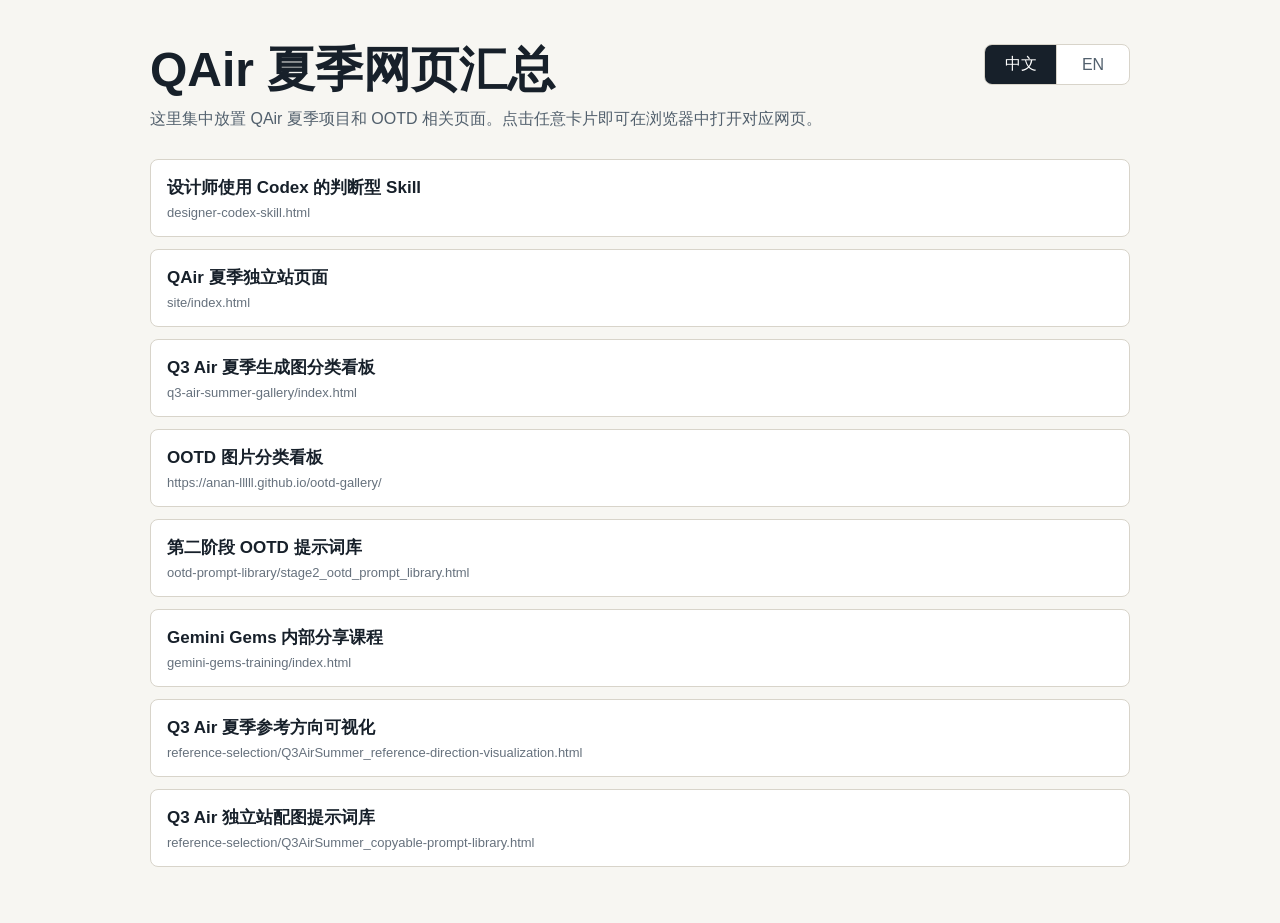
<file: qair-summer/index.html>
<!doctype html>
<html lang="zh-CN">
<head>
  <meta charset="utf-8">
  <meta name="viewport" content="width=device-width, initial-scale=1">
  <title>QAir 夏季网页汇总</title>
  <style>
    :root {
      color-scheme: light;
      font-family: Arial, "Microsoft YaHei", "PingFang SC", sans-serif;
      color: #17202a;
      background: #f7f6f2;
    }

    body {
      margin: 0;
      min-height: 100vh;
    }

    main {
      width: min(980px, calc(100% - 32px));
      margin: 0 auto;
      padding: 44px 0 56px;
    }

    header {
      display: flex;
      align-items: flex-start;
      justify-content: space-between;
      gap: 20px;
      margin-bottom: 28px;
    }

    h1 {
      margin: 0 0 10px;
      font-size: clamp(30px, 5vw, 48px);
      line-height: 1.08;
      letter-spacing: 0;
    }

    p {
      margin: 0;
      max-width: 720px;
      color: #52606d;
      line-height: 1.6;
    }

    .language-switch {
      display: inline-flex;
      flex: 0 0 auto;
      overflow: hidden;
      border: 1px solid #d8d4ca;
      border-radius: 8px;
      background: #ffffff;
    }

    button {
      min-width: 72px;
      padding: 9px 12px;
      border: 0;
      border-right: 1px solid #d8d4ca;
      background: transparent;
      color: #52606d;
      font: inherit;
      cursor: pointer;
    }

    button:last-child {
      border-right: 0;
    }

    button[aria-pressed="true"] {
      background: #17202a;
      color: #ffffff;
    }

    ul {
      display: grid;
      gap: 12px;
      padding: 0;
      margin: 0;
      list-style: none;
    }

    a {
      display: grid;
      gap: 6px;
      padding: 16px;
      border: 1px solid #d8d4ca;
      border-radius: 8px;
      background: #ffffff;
      color: #17202a;
      text-decoration: none;
    }

    a:hover {
      border-color: #9d8b62;
      box-shadow: 0 8px 24px rgba(29, 34, 39, 0.08);
    }

    strong {
      font-size: 17px;
    }

    span {
      overflow-wrap: anywhere;
      color: #66717d;
      font-size: 13px;
    }

    @media (max-width: 640px) {
      header {
        display: grid;
      }

      .language-switch {
        width: max-content;
      }
    }
  </style>
</head>
<body>
  <main>
    <header>
      <div>
        <h1 data-i18n="title">QAir 夏季网页汇总</h1>
        <p data-i18n="intro">这里集中放置 QAir 夏季项目和 OOTD 相关页面。点击任意卡片即可在浏览器中打开对应网页。</p>
      </div>
      <div class="language-switch" aria-label="Language switch">
        <button type="button" data-lang="zh" aria-pressed="true">中文</button>
        <button type="button" data-lang="en" aria-pressed="false">EN</button>
      </div>
    </header>

    <ul>
      <li>
        <a href="designer-codex-skill.html">
          <strong data-i18n="codexSkillTitle">设计师使用 Codex 的判断型 Skill</strong>
          <span data-i18n="codexSkillPath">designer-codex-skill.html</span>
        </a>
      </li>
      <li>
        <a href="site/">
          <strong data-i18n="qairSiteTitle">QAir 夏季独立站页面</strong>
          <span data-i18n="qairSitePath">site/index.html</span>
        </a>
      </li>
      <li>
        <a href="q3-air-summer-gallery/">
          <strong data-i18n="q3GalleryTitle">Q3 Air 夏季生成图分类看板</strong>
          <span data-i18n="q3GalleryPath">q3-air-summer-gallery/index.html</span>
        </a>
      </li>
      <li>
        <a href="https://anan-lllll.github.io/ootd-gallery/">
          <strong data-i18n="ootdGalleryTitle">OOTD 图片分类看板</strong>
          <span>https://anan-lllll.github.io/ootd-gallery/</span>
        </a>
      </li>
      <li>
        <a href="ootd-prompt-library/stage2_ootd_prompt_library.html">
          <strong data-i18n="ootdPromptTitle">第二阶段 OOTD 提示词库</strong>
          <span data-i18n="ootdPromptPath">ootd-prompt-library/stage2_ootd_prompt_library.html</span>
        </a>
      </li>
      <li>
        <a href="gemini-gems-training/">
          <strong data-i18n="geminiTitle">Gemini Gems 内部分享课程</strong>
          <span data-i18n="geminiPath">gemini-gems-training/index.html</span>
        </a>
      </li>
      <li>
        <a href="reference-selection/Q3AirSummer_%E5%8F%82%E8%80%83%E6%96%B9%E5%90%91%E5%8F%AF%E8%A7%86%E5%8C%96.html">
          <strong data-i18n="referenceTitle">Q3 Air 夏季参考方向可视化</strong>
          <span data-i18n="referencePath">reference-selection/Q3AirSummer_reference-direction-visualization.html</span>
        </a>
      </li>
      <li>
        <a href="reference-selection/Q3AirSummer_%E7%8B%AC%E7%AB%8B%E7%AB%99%E9%85%8D%E5%9B%BE%E6%8F%90%E7%A4%BA%E8%AF%8D%E5%BA%93_%E5%8F%AF%E5%A4%8D%E5%88%B6.html">
          <strong data-i18n="copyPromptTitle">Q3 Air 独立站配图提示词库</strong>
          <span data-i18n="copyPromptPath">reference-selection/Q3AirSummer_copyable-prompt-library.html</span>
        </a>
      </li>
    </ul>
  </main>

  <script>
    const copy = {
      zh: {
        title: "QAir 夏季网页汇总",
        intro: "这里集中放置 QAir 夏季项目和 OOTD 相关页面。点击任意卡片即可在浏览器中打开对应网页。",
        codexSkillTitle: "设计师使用 Codex 的判断型 Skill",
        codexSkillPath: "designer-codex-skill.html",
        qairSiteTitle: "QAir 夏季独立站页面",
        qairSitePath: "site/index.html",
        q3GalleryTitle: "Q3 Air 夏季生成图分类看板",
        q3GalleryPath: "q3-air-summer-gallery/index.html",
        ootdGalleryTitle: "OOTD 图片分类看板",
        ootdPromptTitle: "第二阶段 OOTD 提示词库",
        ootdPromptPath: "ootd-prompt-library/stage2_ootd_prompt_library.html",
        geminiTitle: "Gemini Gems 内部分享课程",
        geminiPath: "gemini-gems-training/index.html",
        referenceTitle: "Q3 Air 夏季参考方向可视化",
        referencePath: "reference-selection/Q3AirSummer_reference-direction-visualization.html",
        copyPromptTitle: "Q3 Air 独立站配图提示词库",
        copyPromptPath: "reference-selection/Q3AirSummer_copyable-prompt-library.html"
      },
      en: {
        title: "QAir Summer HTML Index",
        intro: "A central index for QAir summer project pages and OOTD reference pages. Click any card to open the page in your browser.",
        codexSkillTitle: "Designer Codex Judgment Skill",
        codexSkillPath: "designer-codex-skill.html",
        qairSiteTitle: "QAir Summer Site",
        qairSitePath: "site/index.html",
        q3GalleryTitle: "Q3 Air Summer Image Gallery",
        q3GalleryPath: "q3-air-summer-gallery/index.html",
        ootdGalleryTitle: "OOTD Image Gallery",
        ootdPromptTitle: "Stage 2 OOTD Prompt Library",
        ootdPromptPath: "ootd-prompt-library/stage2_ootd_prompt_library.html",
        geminiTitle: "Gemini Gems Internal Training",
        geminiPath: "gemini-gems-training/index.html",
        referenceTitle: "Q3 Air Summer Reference Direction",
        referencePath: "reference-selection/Q3AirSummer_reference-direction-visualization.html",
        copyPromptTitle: "Q3 Air Site Image Prompt Library",
        copyPromptPath: "reference-selection/Q3AirSummer_copyable-prompt-library.html"
      }
    };

    const nodes = document.querySelectorAll("[data-i18n]");
    const buttons = document.querySelectorAll("[data-lang]");

    function applyLanguage(lang) {
      const selected = copy[lang] ? lang : "zh";
      document.documentElement.lang = selected === "zh" ? "zh-CN" : "en";
      document.title = copy[selected].title;
      nodes.forEach((node) => {
        node.textContent = copy[selected][node.dataset.i18n];
      });
      buttons.forEach((button) => {
        button.setAttribute("aria-pressed", String(button.dataset.lang === selected));
      });
      localStorage.setItem("qair-index-language", selected);
    }

    buttons.forEach((button) => {
      button.addEventListener("click", () => applyLanguage(button.dataset.lang));
    });

    applyLanguage(localStorage.getItem("qair-index-language") || "zh");
  </script>
</body>
</html>
</file>
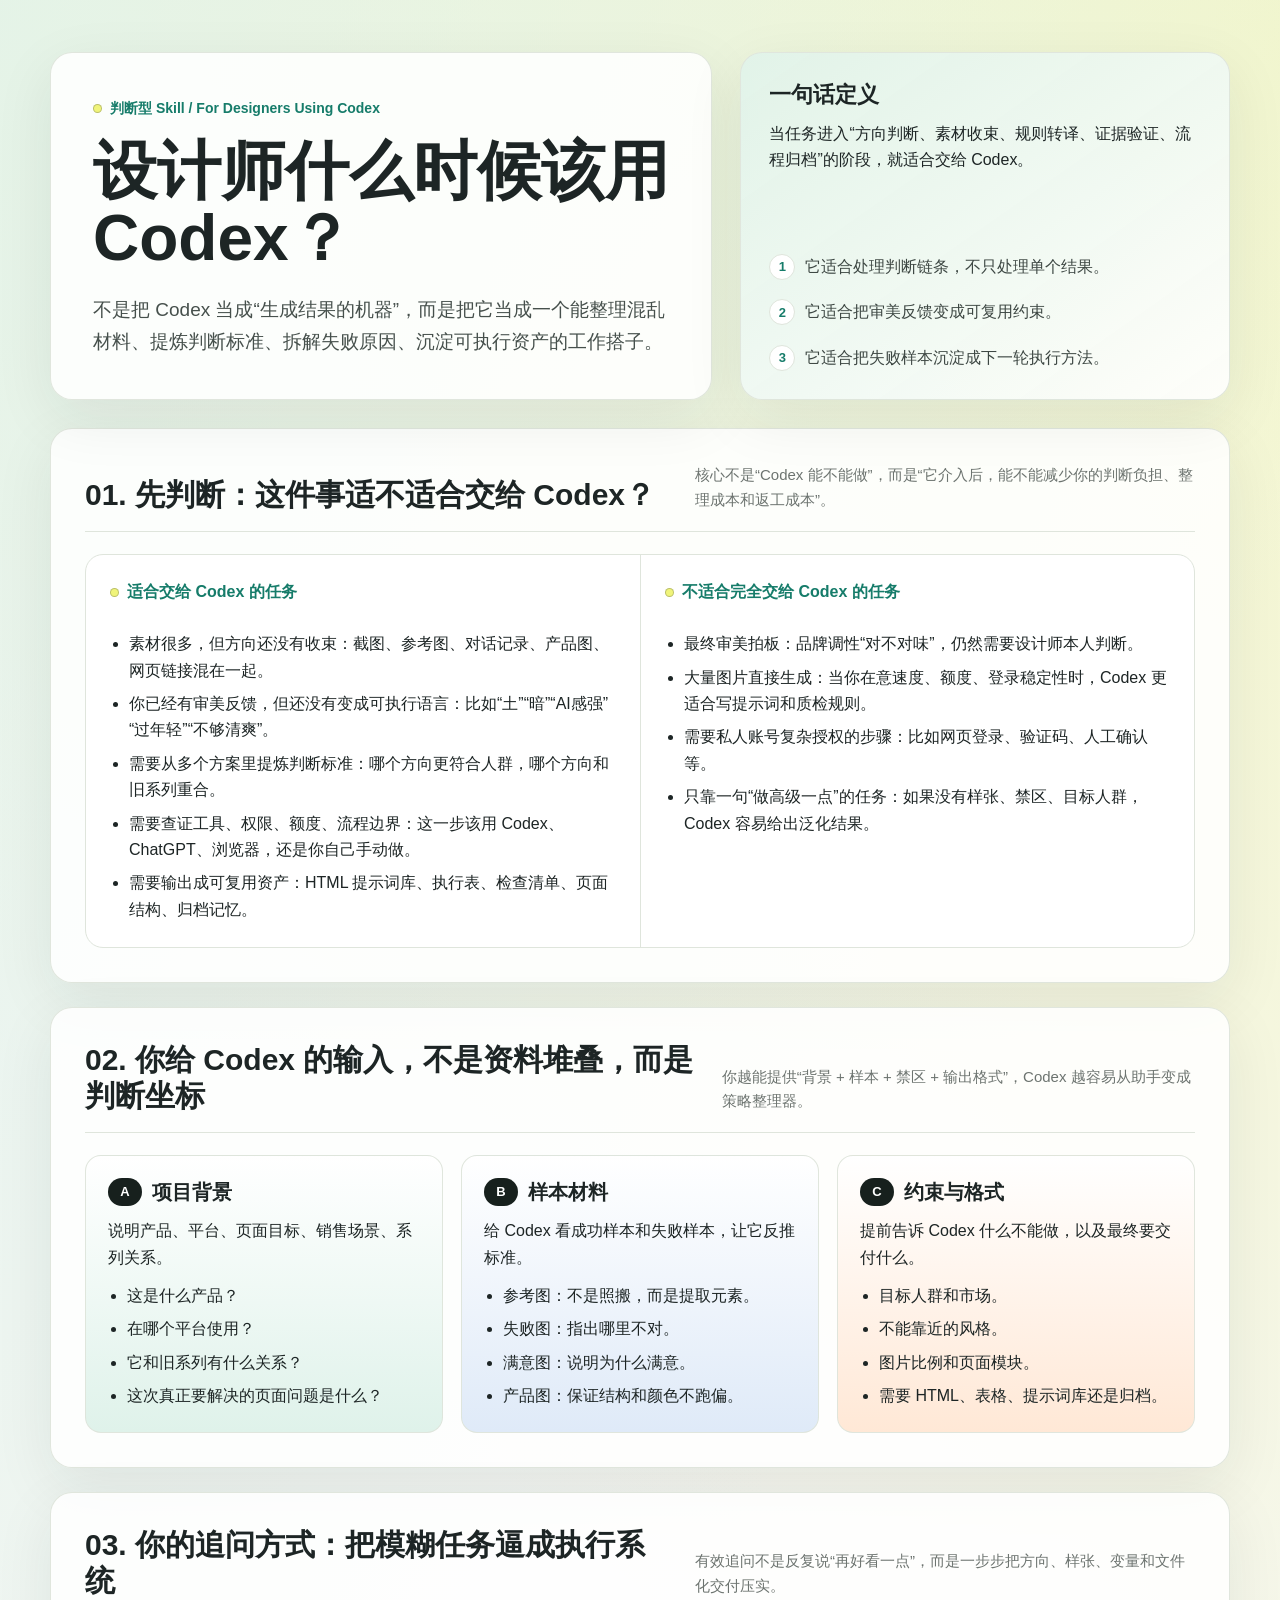
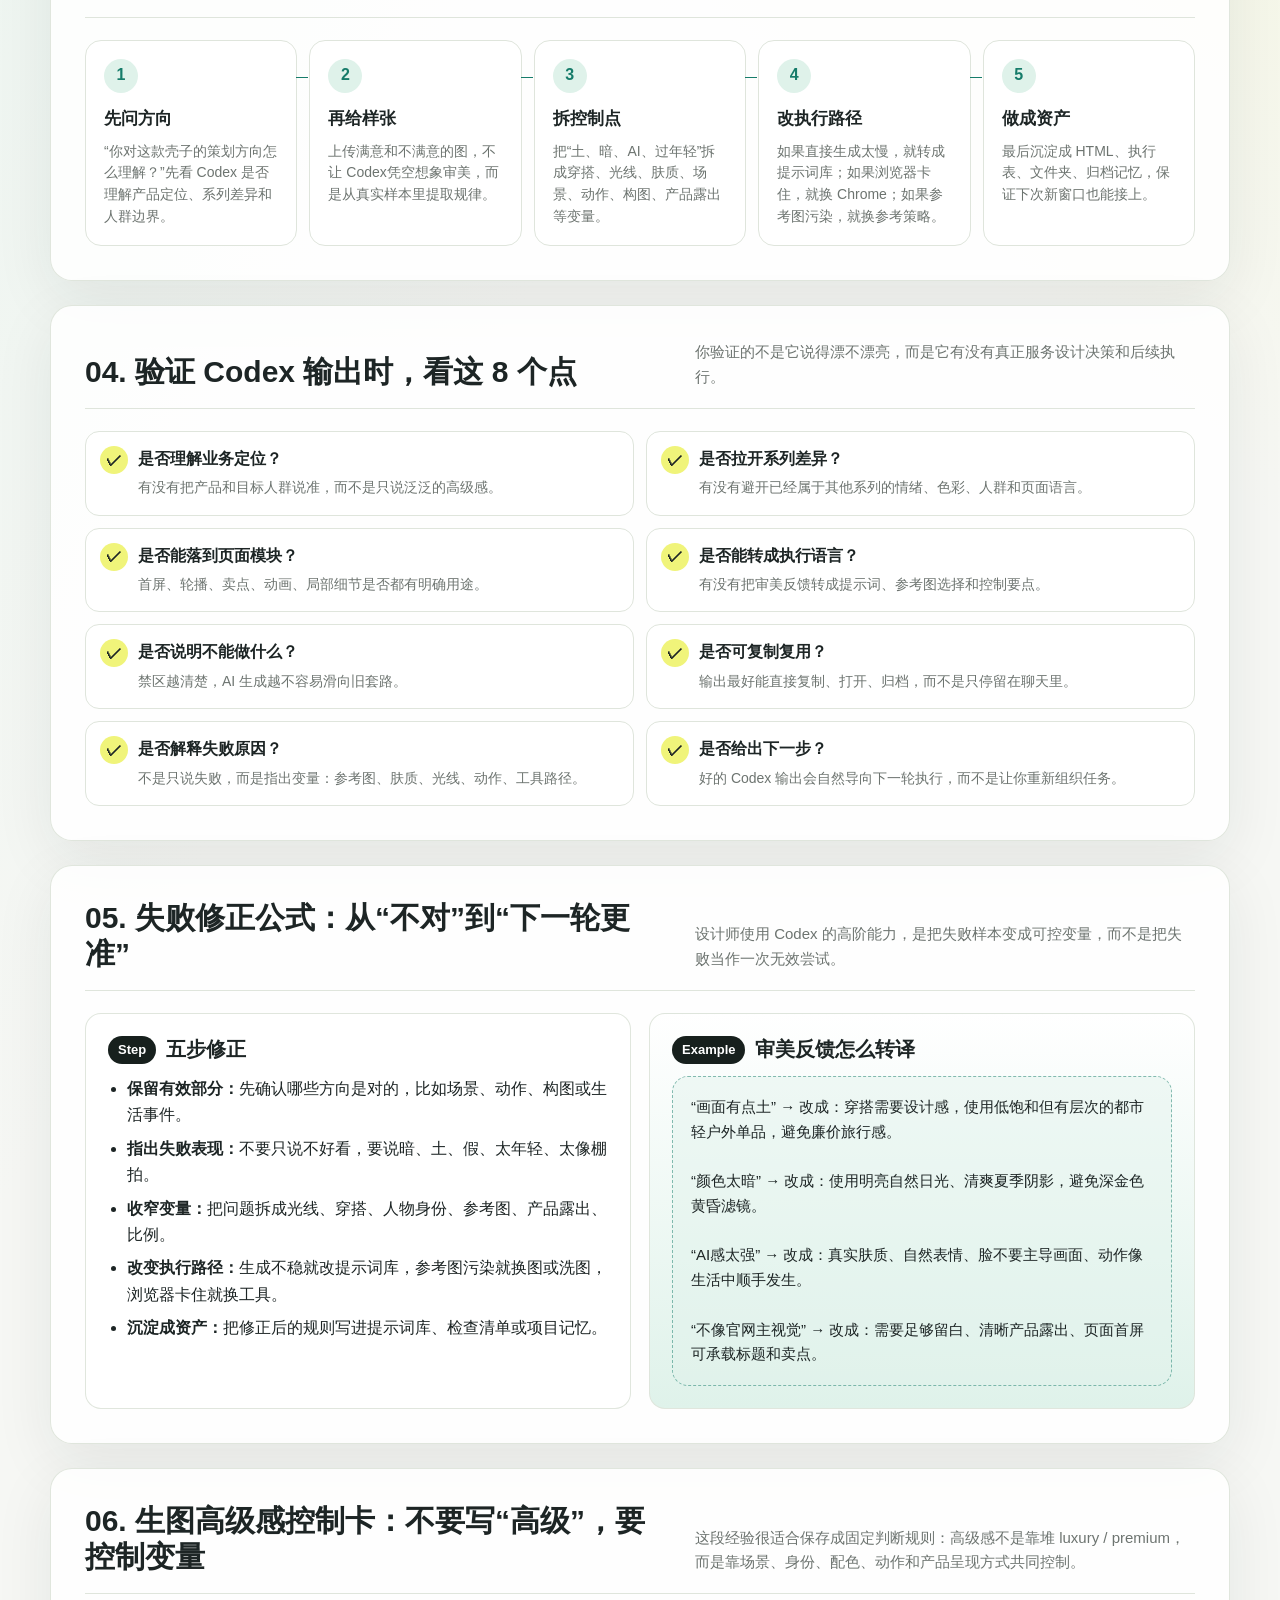
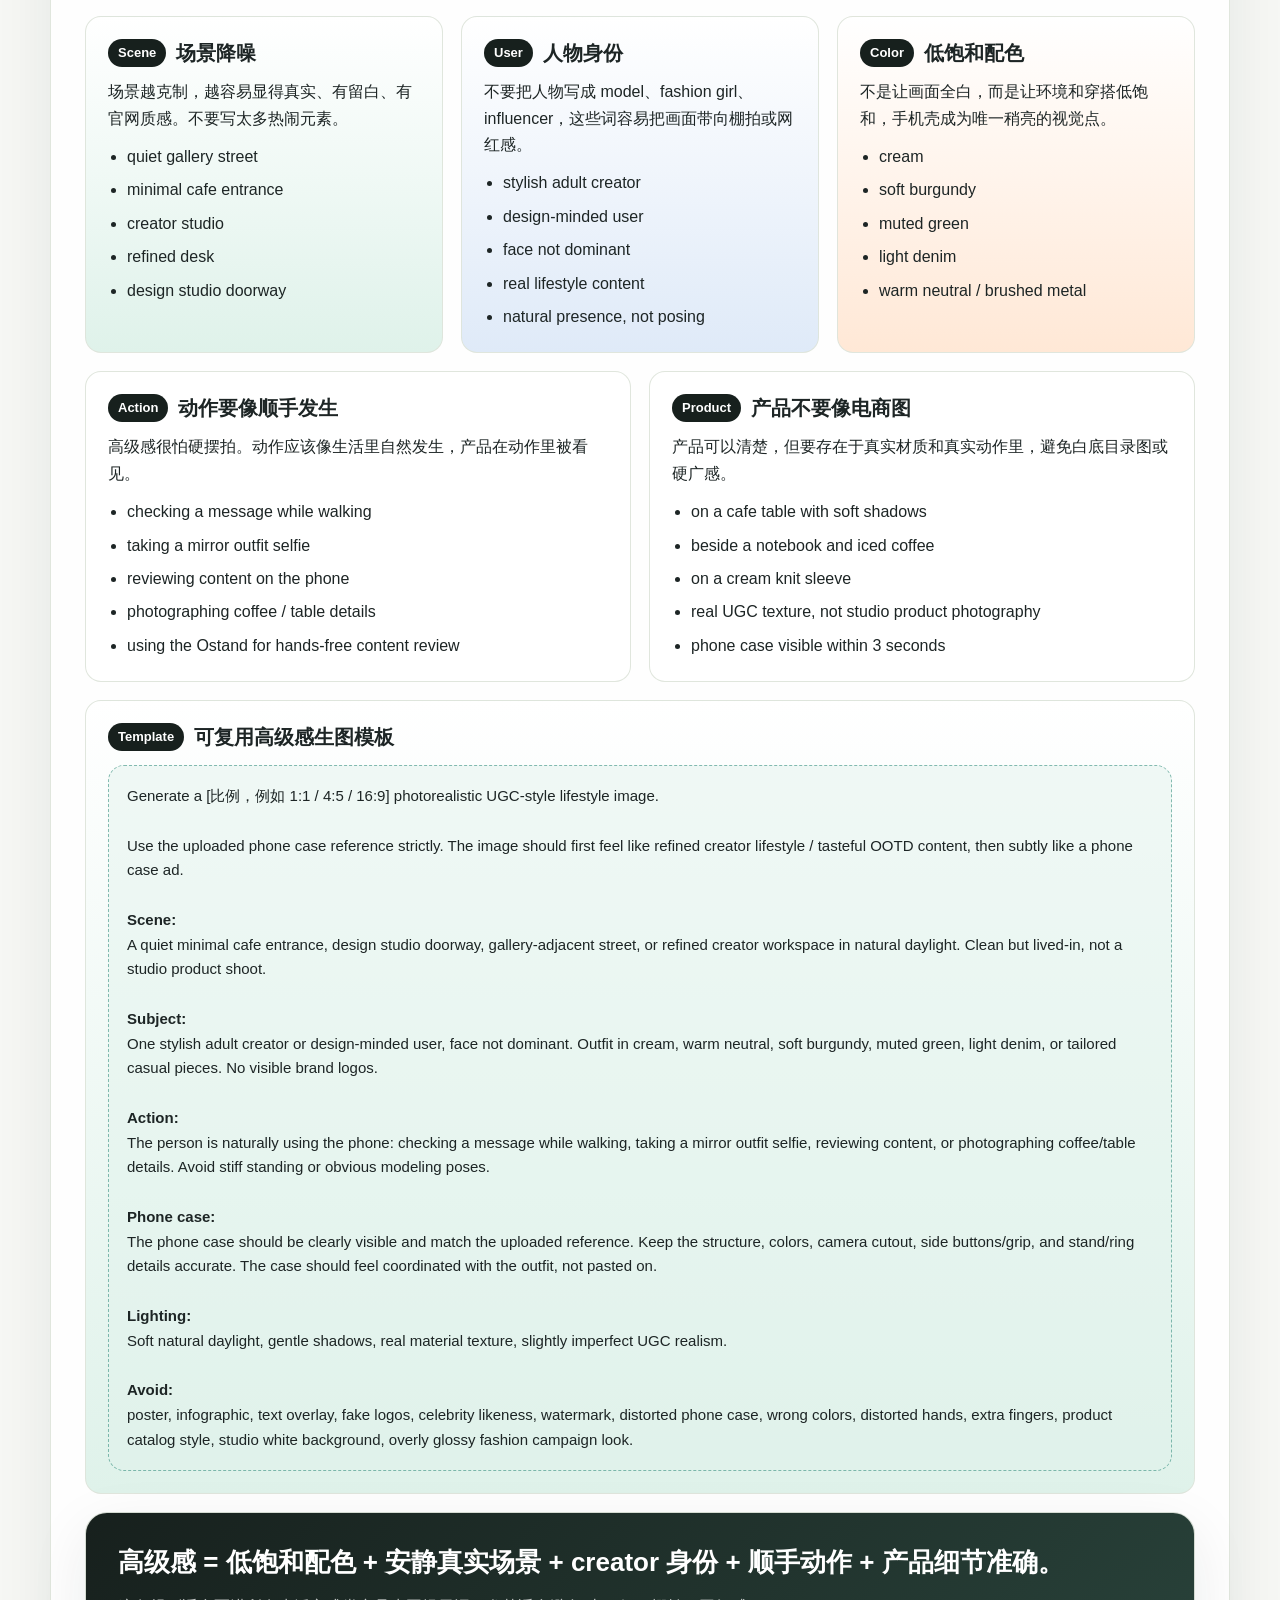
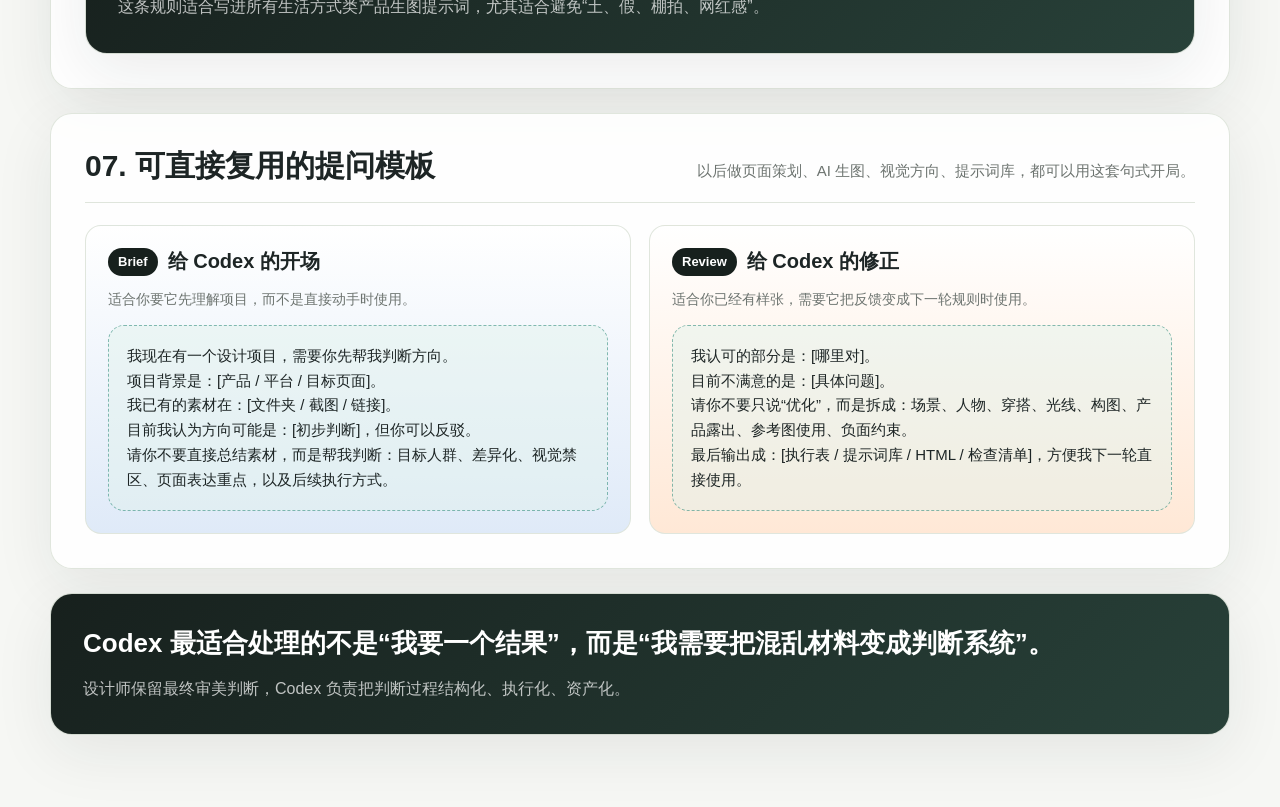
<file: qair-summer/designer-codex-skill.html>
<!doctype html>
<html lang="zh-CN">
<head>
  <meta charset="utf-8">
  <meta name="viewport" content="width=device-width, initial-scale=1">
  <title>设计师使用 Codex 的判断型 Skill</title>
  <style>
    :root {
      --bg: #f6f7f4;
      --paper: #ffffff;
      --ink: #1d2525;
      --muted: #6d7470;
      --line: #dfe5dc;
      --green: #167c6a;
      --mint: #dff2ea;
      --lime: #f0f47a;
      --blue: #dfeaf8;
      --peach: #ffe8d6;
      --shadow: 0 18px 60px rgba(30, 42, 37, 0.08);
    }

    * {
      box-sizing: border-box;
    }

    body {
      margin: 0;
      font-family: "Inter", "PingFang SC", "Microsoft YaHei", Arial, sans-serif;
      color: var(--ink);
      background:
        linear-gradient(120deg, rgba(223, 242, 234, 0.75), rgba(246, 247, 244, 0) 36%),
        linear-gradient(220deg, rgba(240, 244, 122, 0.35), rgba(246, 247, 244, 0) 32%),
        var(--bg);
      line-height: 1.65;
    }

    .page {
      width: min(1180px, calc(100% - 40px));
      margin: 0 auto;
      padding: 52px 0 72px;
    }

    .hero {
      display: grid;
      grid-template-columns: 1.15fr 0.85fr;
      gap: 28px;
      align-items: stretch;
      margin-bottom: 28px;
    }

    .hero-main,
    .hero-side,
    .section,
    .card,
    .quote {
      background: rgba(255, 255, 255, 0.86);
      border: 1px solid rgba(223, 229, 220, 0.95);
      box-shadow: var(--shadow);
    }

    .hero-main {
      padding: 42px;
      border-radius: 22px;
    }

    .eyebrow {
      display: inline-flex;
      gap: 8px;
      align-items: center;
      color: var(--green);
      font-size: 14px;
      font-weight: 700;
      letter-spacing: 0;
      margin-bottom: 18px;
    }

    .dot {
      width: 9px;
      height: 9px;
      border-radius: 50%;
      background: var(--lime);
      border: 1px solid rgba(29, 37, 37, 0.25);
    }

    h1 {
      margin: 0;
      max-width: 760px;
      font-size: clamp(34px, 5vw, 64px);
      line-height: 1.05;
      letter-spacing: 0;
    }

    .lead {
      max-width: 760px;
      margin: 22px 0 0;
      color: #46504c;
      font-size: 19px;
    }

    .hero-side {
      border-radius: 22px;
      padding: 28px;
      display: flex;
      flex-direction: column;
      justify-content: space-between;
      gap: 20px;
      background:
        linear-gradient(145deg, rgba(223, 242, 234, 0.85), rgba(255, 255, 255, 0.88));
    }

    .side-title {
      margin: 0 0 12px;
      font-size: 22px;
      line-height: 1.25;
    }

    .side-list {
      display: grid;
      gap: 12px;
      margin: 0;
      padding: 0;
      list-style: none;
    }

    .side-list li {
      display: grid;
      grid-template-columns: 26px 1fr;
      gap: 10px;
      color: #3d4743;
    }

    .badge {
      display: inline-grid;
      place-items: center;
      width: 26px;
      height: 26px;
      border-radius: 50%;
      background: var(--paper);
      border: 1px solid var(--line);
      color: var(--green);
      font-weight: 800;
      font-size: 13px;
    }

    .section {
      border-radius: 22px;
      padding: 34px;
      margin-top: 24px;
    }

    .section-head {
      display: flex;
      align-items: flex-end;
      justify-content: space-between;
      gap: 20px;
      margin-bottom: 22px;
      border-bottom: 1px solid var(--line);
      padding-bottom: 18px;
    }

    h2 {
      margin: 0;
      font-size: 30px;
      line-height: 1.2;
      letter-spacing: 0;
    }

    .section-note {
      max-width: 500px;
      margin: 0;
      color: var(--muted);
      font-size: 15px;
    }

    .grid-2 {
      display: grid;
      grid-template-columns: repeat(2, minmax(0, 1fr));
      gap: 18px;
    }

    .grid-3 {
      display: grid;
      grid-template-columns: repeat(3, minmax(0, 1fr));
      gap: 18px;
    }

    .card {
      border-radius: 16px;
      padding: 22px;
      box-shadow: none;
      background: var(--paper);
    }

    .card.tint-mint {
      background: linear-gradient(180deg, #ffffff, var(--mint));
    }

    .card.tint-blue {
      background: linear-gradient(180deg, #ffffff, var(--blue));
    }

    .card.tint-peach {
      background: linear-gradient(180deg, #ffffff, var(--peach));
    }

    .card h3 {
      display: flex;
      align-items: center;
      gap: 10px;
      margin: 0 0 12px;
      font-size: 20px;
      line-height: 1.25;
    }

    .pill {
      display: inline-flex;
      align-items: center;
      justify-content: center;
      min-width: 34px;
      height: 28px;
      padding: 0 10px;
      border-radius: 999px;
      background: #17201d;
      color: #fff;
      font-size: 13px;
      font-weight: 800;
    }

    p {
      margin: 0;
    }

    ul {
      margin: 12px 0 0;
      padding-left: 19px;
    }

    li + li {
      margin-top: 7px;
    }

    .matrix {
      display: grid;
      grid-template-columns: 1fr 1fr;
      border: 1px solid var(--line);
      border-radius: 18px;
      overflow: hidden;
      background: var(--paper);
    }

    .matrix-col {
      padding: 24px;
    }

    .matrix-col + .matrix-col {
      border-left: 1px solid var(--line);
    }

    .matrix-title {
      display: inline-flex;
      align-items: center;
      gap: 8px;
      margin-bottom: 14px;
      font-weight: 800;
      color: var(--green);
    }

    .flow {
      display: grid;
      grid-template-columns: repeat(5, minmax(0, 1fr));
      gap: 12px;
      margin-top: 8px;
    }

    .flow-step {
      position: relative;
      padding: 18px;
      min-height: 166px;
      border-radius: 16px;
      background: #fff;
      border: 1px solid var(--line);
    }

    .flow-step::after {
      content: "";
      position: absolute;
      top: 36px;
      right: -12px;
      width: 12px;
      height: 1px;
      background: var(--green);
    }

    .flow-step:last-child::after {
      display: none;
    }

    .flow-num {
      width: 34px;
      height: 34px;
      border-radius: 50%;
      display: grid;
      place-items: center;
      background: var(--mint);
      color: var(--green);
      font-weight: 900;
      margin-bottom: 12px;
    }

    .flow-step strong {
      display: block;
      margin-bottom: 8px;
      font-size: 17px;
    }

    .flow-step span {
      display: block;
      color: var(--muted);
      font-size: 14px;
      line-height: 1.55;
    }

    .checklist {
      display: grid;
      grid-template-columns: repeat(2, minmax(0, 1fr));
      gap: 12px;
      margin-top: 12px;
    }

    .check {
      display: grid;
      grid-template-columns: 28px 1fr;
      gap: 10px;
      align-items: start;
      padding: 14px;
      border: 1px solid var(--line);
      border-radius: 14px;
      background: #fff;
    }

    .check-mark {
      width: 28px;
      height: 28px;
      border-radius: 50%;
      display: grid;
      place-items: center;
      background: var(--lime);
      font-weight: 900;
    }

    .check strong {
      display: block;
      margin-bottom: 2px;
    }

    .check span {
      color: var(--muted);
      font-size: 14px;
    }

    .quote {
      margin-top: 24px;
      border-radius: 22px;
      padding: 32px;
      background:
        linear-gradient(135deg, #17201d, #284139);
      color: #fff;
    }

    .quote p {
      font-size: 26px;
      line-height: 1.35;
      font-weight: 800;
      max-width: 980px;
    }

    .quote span {
      display: block;
      margin-top: 14px;
      color: rgba(255, 255, 255, 0.72);
    }

    .small {
      color: var(--muted);
      font-size: 14px;
    }

    .prompt-box {
      padding: 18px;
      border: 1px dashed rgba(22, 124, 106, 0.5);
      border-radius: 16px;
      background: rgba(223, 242, 234, 0.45);
      font-size: 15px;
    }

    @media (max-width: 920px) {
      .hero,
      .grid-2,
      .grid-3,
      .matrix,
      .checklist,
      .flow {
        grid-template-columns: 1fr;
      }

      .matrix-col + .matrix-col {
        border-left: 0;
        border-top: 1px solid var(--line);
      }

      .flow-step::after {
        display: none;
      }

      .section-head {
        display: block;
      }

      .section-note {
        margin-top: 10px;
      }
    }

    @media print {
      body {
        background: #fff;
      }

      .page {
        width: 100%;
        padding: 0;
      }

      .hero-main,
      .hero-side,
      .section,
      .card,
      .quote {
        box-shadow: none;
      }
    }
  </style>
</head>
<body>
  <main class="page">
    <section class="hero">
      <div class="hero-main">
        <div class="eyebrow"><span class="dot"></span> 判断型 Skill / For Designers Using Codex</div>
        <h1>设计师什么时候该用 Codex？</h1>
        <p class="lead">不是把 Codex 当成“生成结果的机器”，而是把它当成一个能整理混乱材料、提炼判断标准、拆解失败原因、沉淀可执行资产的工作搭子。</p>
      </div>
      <aside class="hero-side">
        <div>
          <h2 class="side-title">一句话定义</h2>
          <p>当任务进入“方向判断、素材收束、规则转译、证据验证、流程归档”的阶段，就适合交给 Codex。</p>
        </div>
        <ul class="side-list">
          <li><span class="badge">1</span><span>它适合处理判断链条，不只处理单个结果。</span></li>
          <li><span class="badge">2</span><span>它适合把审美反馈变成可复用约束。</span></li>
          <li><span class="badge">3</span><span>它适合把失败样本沉淀成下一轮执行方法。</span></li>
        </ul>
      </aside>
    </section>

    <section class="section">
      <div class="section-head">
        <h2>01. 先判断：这件事适不适合交给 Codex？</h2>
        <p class="section-note">核心不是“Codex 能不能做”，而是“它介入后，能不能减少你的判断负担、整理成本和返工成本”。</p>
      </div>
      <div class="matrix">
        <div class="matrix-col">
          <div class="matrix-title"><span class="dot"></span> 适合交给 Codex 的任务</div>
          <ul>
            <li>素材很多，但方向还没有收束：截图、参考图、对话记录、产品图、网页链接混在一起。</li>
            <li>你已经有审美反馈，但还没有变成可执行语言：比如“土”“暗”“AI感强”“过年轻”“不够清爽”。</li>
            <li>需要从多个方案里提炼判断标准：哪个方向更符合人群，哪个方向和旧系列重合。</li>
            <li>需要查证工具、权限、额度、流程边界：这一步该用 Codex、ChatGPT、浏览器，还是你自己手动做。</li>
            <li>需要输出成可复用资产：HTML 提示词库、执行表、检查清单、页面结构、归档记忆。</li>
          </ul>
        </div>
        <div class="matrix-col">
          <div class="matrix-title"><span class="dot"></span> 不适合完全交给 Codex 的任务</div>
          <ul>
            <li>最终审美拍板：品牌调性“对不对味”，仍然需要设计师本人判断。</li>
            <li>大量图片直接生成：当你在意速度、额度、登录稳定性时，Codex 更适合写提示词和质检规则。</li>
            <li>需要私人账号复杂授权的步骤：比如网页登录、验证码、人工确认等。</li>
            <li>只靠一句“做高级一点”的任务：如果没有样张、禁区、目标人群，Codex 容易给出泛化结果。</li>
          </ul>
        </div>
      </div>
    </section>

    <section class="section">
      <div class="section-head">
        <h2>02. 你给 Codex 的输入，不是资料堆叠，而是判断坐标</h2>
        <p class="section-note">你越能提供“背景 + 样本 + 禁区 + 输出格式”，Codex 越容易从助手变成策略整理器。</p>
      </div>
      <div class="grid-3">
        <article class="card tint-mint">
          <h3><span class="pill">A</span> 项目背景</h3>
          <p>说明产品、平台、页面目标、销售场景、系列关系。</p>
          <ul>
            <li>这是什么产品？</li>
            <li>在哪个平台使用？</li>
            <li>它和旧系列有什么关系？</li>
            <li>这次真正要解决的页面问题是什么？</li>
          </ul>
        </article>
        <article class="card tint-blue">
          <h3><span class="pill">B</span> 样本材料</h3>
          <p>给 Codex 看成功样本和失败样本，让它反推标准。</p>
          <ul>
            <li>参考图：不是照搬，而是提取元素。</li>
            <li>失败图：指出哪里不对。</li>
            <li>满意图：说明为什么满意。</li>
            <li>产品图：保证结构和颜色不跑偏。</li>
          </ul>
        </article>
        <article class="card tint-peach">
          <h3><span class="pill">C</span> 约束与格式</h3>
          <p>提前告诉 Codex 什么不能做，以及最终要交付什么。</p>
          <ul>
            <li>目标人群和市场。</li>
            <li>不能靠近的风格。</li>
            <li>图片比例和页面模块。</li>
            <li>需要 HTML、表格、提示词库还是归档。</li>
          </ul>
        </article>
      </div>
    </section>

    <section class="section">
      <div class="section-head">
        <h2>03. 你的追问方式：把模糊任务逼成执行系统</h2>
        <p class="section-note">有效追问不是反复说“再好看一点”，而是一步步把方向、样张、变量和文件化交付压实。</p>
      </div>
      <div class="flow">
        <div class="flow-step">
          <div class="flow-num">1</div>
          <strong>先问方向</strong>
          <span>“你对这款壳子的策划方向怎么理解？”先看 Codex 是否理解产品定位、系列差异和人群边界。</span>
        </div>
        <div class="flow-step">
          <div class="flow-num">2</div>
          <strong>再给样张</strong>
          <span>上传满意和不满意的图，不让 Codex凭空想象审美，而是从真实样本里提取规律。</span>
        </div>
        <div class="flow-step">
          <div class="flow-num">3</div>
          <strong>拆控制点</strong>
          <span>把“土、暗、AI、过年轻”拆成穿搭、光线、肤质、场景、动作、构图、产品露出等变量。</span>
        </div>
        <div class="flow-step">
          <div class="flow-num">4</div>
          <strong>改执行路径</strong>
          <span>如果直接生成太慢，就转成提示词库；如果浏览器卡住，就换 Chrome；如果参考图污染，就换参考策略。</span>
        </div>
        <div class="flow-step">
          <div class="flow-num">5</div>
          <strong>做成资产</strong>
          <span>最后沉淀成 HTML、执行表、文件夹、归档记忆，保证下次新窗口也能接上。</span>
        </div>
      </div>
    </section>

    <section class="section">
      <div class="section-head">
        <h2>04. 验证 Codex 输出时，看这 8 个点</h2>
        <p class="section-note">你验证的不是它说得漂不漂亮，而是它有没有真正服务设计决策和后续执行。</p>
      </div>
      <div class="checklist">
        <div class="check">
          <div class="check-mark">✓</div>
          <div><strong>是否理解业务定位？</strong><span>有没有把产品和目标人群说准，而不是只说泛泛的高级感。</span></div>
        </div>
        <div class="check">
          <div class="check-mark">✓</div>
          <div><strong>是否拉开系列差异？</strong><span>有没有避开已经属于其他系列的情绪、色彩、人群和页面语言。</span></div>
        </div>
        <div class="check">
          <div class="check-mark">✓</div>
          <div><strong>是否能落到页面模块？</strong><span>首屏、轮播、卖点、动画、局部细节是否都有明确用途。</span></div>
        </div>
        <div class="check">
          <div class="check-mark">✓</div>
          <div><strong>是否能转成执行语言？</strong><span>有没有把审美反馈转成提示词、参考图选择和控制要点。</span></div>
        </div>
        <div class="check">
          <div class="check-mark">✓</div>
          <div><strong>是否说明不能做什么？</strong><span>禁区越清楚，AI 生成越不容易滑向旧套路。</span></div>
        </div>
        <div class="check">
          <div class="check-mark">✓</div>
          <div><strong>是否可复制复用？</strong><span>输出最好能直接复制、打开、归档，而不是只停留在聊天里。</span></div>
        </div>
        <div class="check">
          <div class="check-mark">✓</div>
          <div><strong>是否解释失败原因？</strong><span>不是只说失败，而是指出变量：参考图、肤质、光线、动作、工具路径。</span></div>
        </div>
        <div class="check">
          <div class="check-mark">✓</div>
          <div><strong>是否给出下一步？</strong><span>好的 Codex 输出会自然导向下一轮执行，而不是让你重新组织任务。</span></div>
        </div>
      </div>
    </section>

    <section class="section">
      <div class="section-head">
        <h2>05. 失败修正公式：从“不对”到“下一轮更准”</h2>
        <p class="section-note">设计师使用 Codex 的高阶能力，是把失败样本变成可控变量，而不是把失败当作一次无效尝试。</p>
      </div>
      <div class="grid-2">
        <div class="card">
          <h3><span class="pill">Step</span> 五步修正</h3>
          <ul>
            <li><strong>保留有效部分：</strong>先确认哪些方向是对的，比如场景、动作、构图或生活事件。</li>
            <li><strong>指出失败表现：</strong>不要只说不好看，要说暗、土、假、太年轻、太像棚拍。</li>
            <li><strong>收窄变量：</strong>把问题拆成光线、穿搭、人物身份、参考图、产品露出、比例。</li>
            <li><strong>改变执行路径：</strong>生成不稳就改提示词库，参考图污染就换图或洗图，浏览器卡住就换工具。</li>
            <li><strong>沉淀成资产：</strong>把修正后的规则写进提示词库、检查清单或项目记忆。</li>
          </ul>
        </div>
        <div class="card tint-mint">
          <h3><span class="pill">Example</span> 审美反馈怎么转译</h3>
          <div class="prompt-box">
            “画面有点土” → 改成：穿搭需要设计感，使用低饱和但有层次的都市轻户外单品，避免廉价旅行感。<br><br>
            “颜色太暗” → 改成：使用明亮自然日光、清爽夏季阴影，避免深金色黄昏滤镜。<br><br>
            “AI感太强” → 改成：真实肤质、自然表情、脸不要主导画面、动作像生活中顺手发生。<br><br>
            “不像官网主视觉” → 改成：需要足够留白、清晰产品露出、页面首屏可承载标题和卖点。
          </div>
        </div>
      </div>
    </section>

    <section class="section">
      <div class="section-head">
        <h2>06. 生图高级感控制卡：不要写“高级”，要控制变量</h2>
        <p class="section-note">这段经验很适合保存成固定判断规则：高级感不是靠堆 luxury / premium，而是靠场景、身份、配色、动作和产品呈现方式共同控制。</p>
      </div>
      <div class="grid-3">
        <article class="card tint-mint">
          <h3><span class="pill">Scene</span> 场景降噪</h3>
          <p>场景越克制，越容易显得真实、有留白、有官网质感。不要写太多热闹元素。</p>
          <ul>
            <li>quiet gallery street</li>
            <li>minimal cafe entrance</li>
            <li>creator studio</li>
            <li>refined desk</li>
            <li>design studio doorway</li>
          </ul>
        </article>
        <article class="card tint-blue">
          <h3><span class="pill">User</span> 人物身份</h3>
          <p>不要把人物写成 model、fashion girl、influencer，这些词容易把画面带向棚拍或网红感。</p>
          <ul>
            <li>stylish adult creator</li>
            <li>design-minded user</li>
            <li>face not dominant</li>
            <li>real lifestyle content</li>
            <li>natural presence, not posing</li>
          </ul>
        </article>
        <article class="card tint-peach">
          <h3><span class="pill">Color</span> 低饱和配色</h3>
          <p>不是让画面全白，而是让环境和穿搭低饱和，手机壳成为唯一稍亮的视觉点。</p>
          <ul>
            <li>cream</li>
            <li>soft burgundy</li>
            <li>muted green</li>
            <li>light denim</li>
            <li>warm neutral / brushed metal</li>
          </ul>
        </article>
      </div>

      <div class="grid-2" style="margin-top: 18px;">
        <article class="card">
          <h3><span class="pill">Action</span> 动作要像顺手发生</h3>
          <p>高级感很怕硬摆拍。动作应该像生活里自然发生，产品在动作里被看见。</p>
          <ul>
            <li>checking a message while walking</li>
            <li>taking a mirror outfit selfie</li>
            <li>reviewing content on the phone</li>
            <li>photographing coffee / table details</li>
            <li>using the Ostand for hands-free content review</li>
          </ul>
        </article>
        <article class="card">
          <h3><span class="pill">Product</span> 产品不要像电商图</h3>
          <p>产品可以清楚，但要存在于真实材质和真实动作里，避免白底目录图或硬广感。</p>
          <ul>
            <li>on a cafe table with soft shadows</li>
            <li>beside a notebook and iced coffee</li>
            <li>on a cream knit sleeve</li>
            <li>real UGC texture, not studio product photography</li>
            <li>phone case visible within 3 seconds</li>
          </ul>
        </article>
      </div>

      <div class="card tint-mint" style="margin-top: 18px;">
        <h3><span class="pill">Template</span> 可复用高级感生图模板</h3>
        <div class="prompt-box" style="margin-top: 14px;">
          Generate a [比例，例如 1:1 / 4:5 / 16:9] photorealistic UGC-style lifestyle image.<br><br>
          Use the uploaded phone case reference strictly. The image should first feel like refined creator lifestyle / tasteful OOTD content, then subtly like a phone case ad.<br><br>
          <strong>Scene:</strong><br>
          A quiet minimal cafe entrance, design studio doorway, gallery-adjacent street, or refined creator workspace in natural daylight. Clean but lived-in, not a studio product shoot.<br><br>
          <strong>Subject:</strong><br>
          One stylish adult creator or design-minded user, face not dominant. Outfit in cream, warm neutral, soft burgundy, muted green, light denim, or tailored casual pieces. No visible brand logos.<br><br>
          <strong>Action:</strong><br>
          The person is naturally using the phone: checking a message while walking, taking a mirror outfit selfie, reviewing content, or photographing coffee/table details. Avoid stiff standing or obvious modeling poses.<br><br>
          <strong>Phone case:</strong><br>
          The phone case should be clearly visible and match the uploaded reference. Keep the structure, colors, camera cutout, side buttons/grip, and stand/ring details accurate. The case should feel coordinated with the outfit, not pasted on.<br><br>
          <strong>Lighting:</strong><br>
          Soft natural daylight, gentle shadows, real material texture, slightly imperfect UGC realism.<br><br>
          <strong>Avoid:</strong><br>
          poster, infographic, text overlay, fake logos, celebrity likeness, watermark, distorted phone case, wrong colors, distorted hands, extra fingers, product catalog style, studio white background, overly glossy fashion campaign look.
        </div>
      </div>

      <div class="quote" style="margin-top: 18px;">
        <p>高级感 = 低饱和配色 + 安静真实场景 + creator 身份 + 顺手动作 + 产品细节准确。</p>
        <span>这条规则适合写进所有生活方式类产品生图提示词，尤其适合避免“土、假、棚拍、网红感”。</span>
      </div>
    </section>

    <section class="section">
      <div class="section-head">
        <h2>07. 可直接复用的提问模板</h2>
        <p class="section-note">以后做页面策划、AI 生图、视觉方向、提示词库，都可以用这套句式开局。</p>
      </div>
      <div class="grid-2">
        <div class="card tint-blue">
          <h3><span class="pill">Brief</span> 给 Codex 的开场</h3>
          <p class="small">适合你要它先理解项目，而不是直接动手时使用。</p>
          <div class="prompt-box" style="margin-top: 14px;">
            我现在有一个设计项目，需要你先帮我判断方向。<br>
            项目背景是：[产品 / 平台 / 目标页面]。<br>
            我已有的素材在：[文件夹 / 截图 / 链接]。<br>
            目前我认为方向可能是：[初步判断]，但你可以反驳。<br>
            请你不要直接总结素材，而是帮我判断：目标人群、差异化、视觉禁区、页面表达重点，以及后续执行方式。
          </div>
        </div>
        <div class="card tint-peach">
          <h3><span class="pill">Review</span> 给 Codex 的修正</h3>
          <p class="small">适合你已经有样张，需要它把反馈变成下一轮规则时使用。</p>
          <div class="prompt-box" style="margin-top: 14px;">
            我认可的部分是：[哪里对]。<br>
            目前不满意的是：[具体问题]。<br>
            请你不要只说“优化”，而是拆成：场景、人物、穿搭、光线、构图、产品露出、参考图使用、负面约束。<br>
            最后输出成：[执行表 / 提示词库 / HTML / 检查清单]，方便我下一轮直接使用。
          </div>
        </div>
      </div>
    </section>

    <section class="quote">
      <p>Codex 最适合处理的不是“我要一个结果”，而是“我需要把混乱材料变成判断系统”。</p>
      <span>设计师保留最终审美判断，Codex 负责把判断过程结构化、执行化、资产化。</span>
    </section>
  </main>
</body>
</html>
</file>
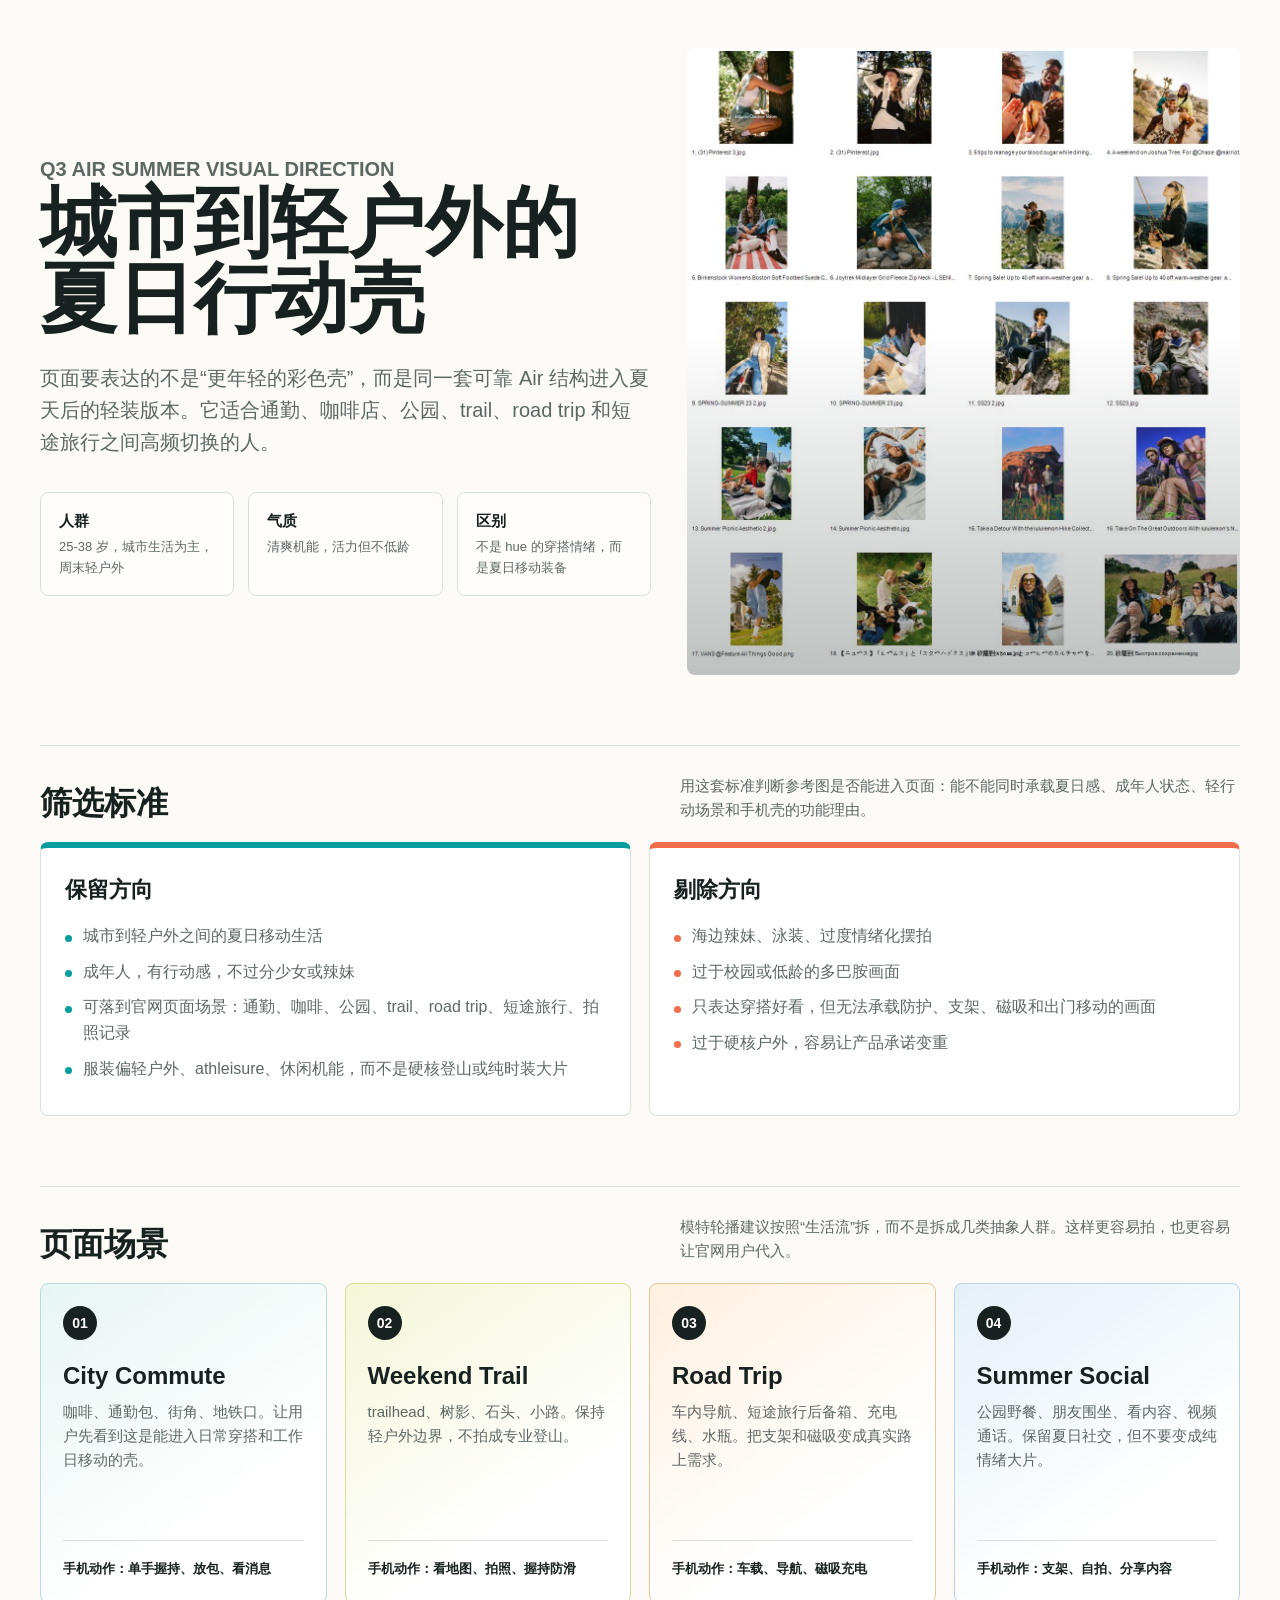
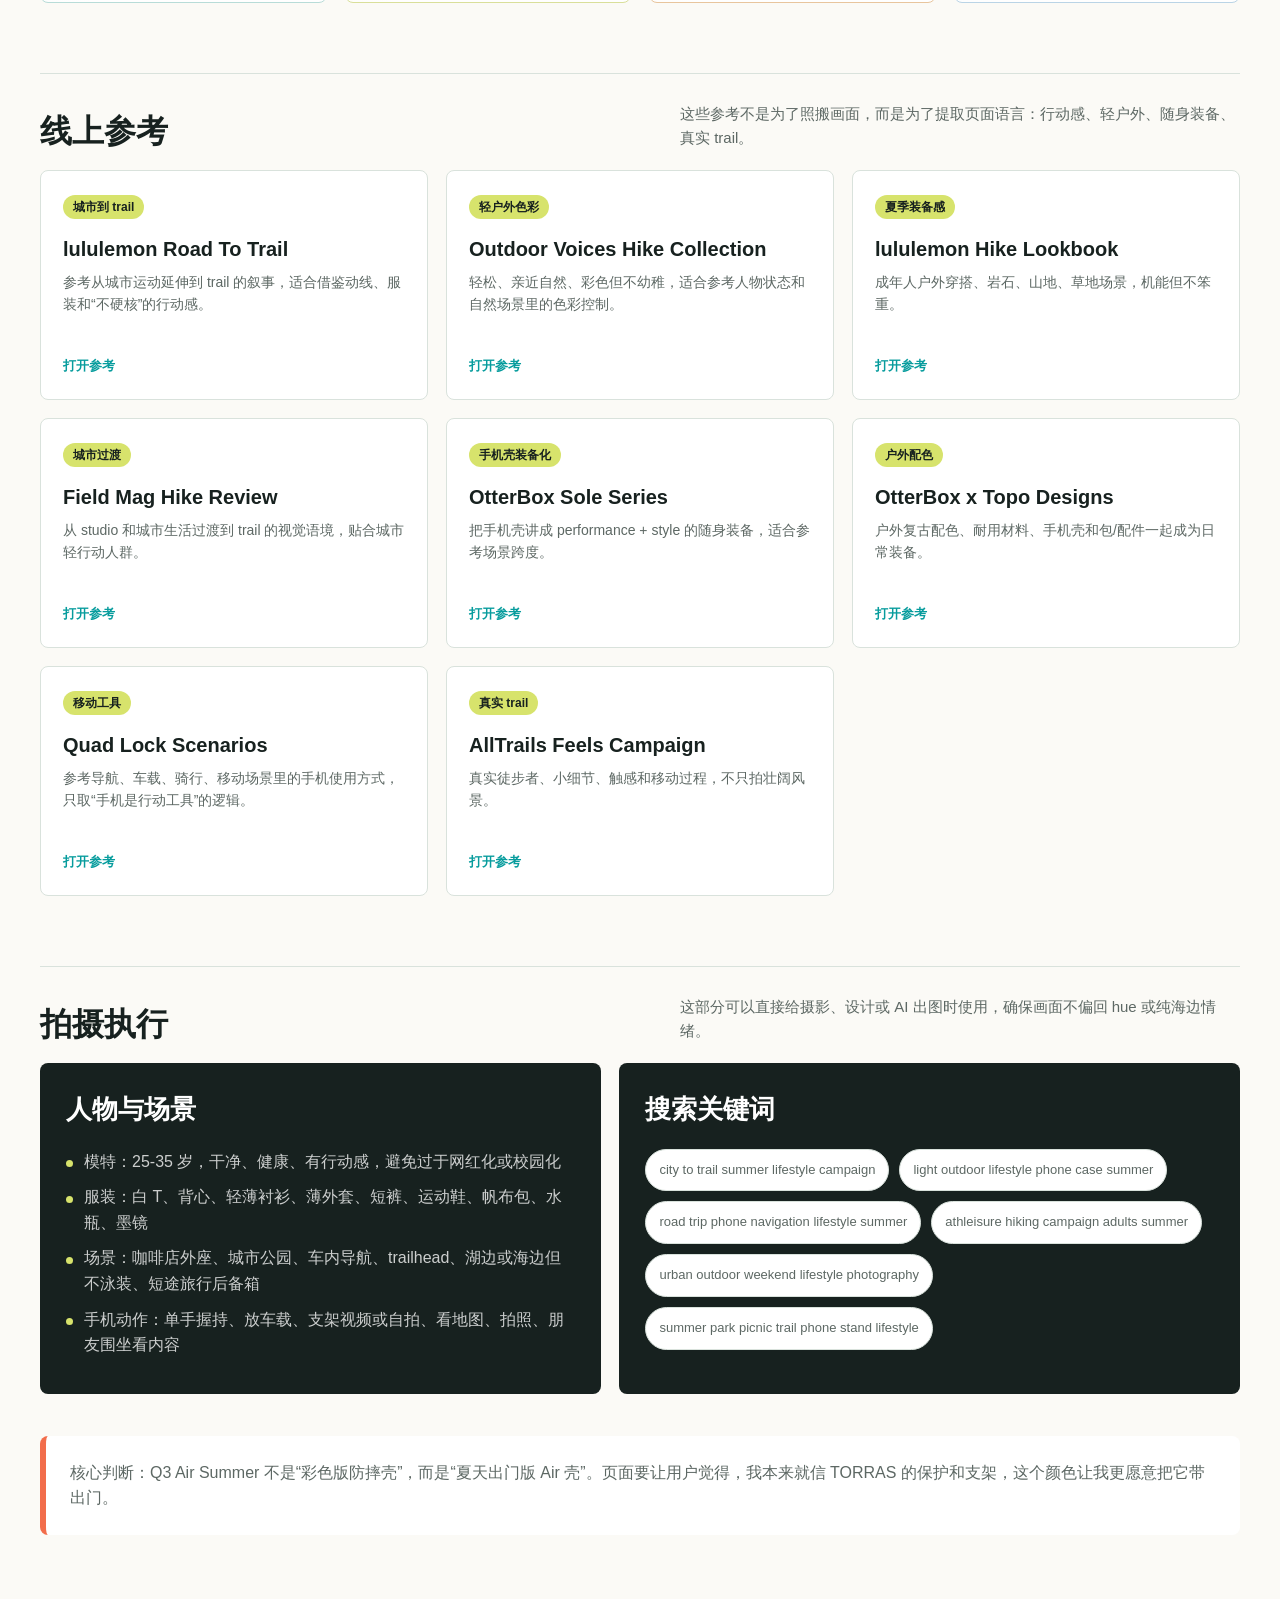
<file: qair-summer/reference-selection/Q3AirSummer_参考方向可视化.html>
<!doctype html>
<html lang="zh-CN">
<head>
  <meta charset="utf-8">
  <meta name="viewport" content="width=device-width, initial-scale=1">
  <title>Q3 Air Summer 页面参考方向</title>
  <style>
    :root {
      --ink: #17211f;
      --muted: #5d6864;
      --line: #d9e2dc;
      --paper: #fbfaf6;
      --teal: #079c9d;
      --lime: #d7e36c;
      --coral: #f26d4b;
      --sand: #f0eadb;
      --blue: #5fa8d3;
      --card: #ffffff;
    }

    * {
      box-sizing: border-box;
    }

    body {
      margin: 0;
      color: var(--ink);
      font-family: -apple-system, BlinkMacSystemFont, "Segoe UI", "Microsoft YaHei", Arial, sans-serif;
      background: var(--paper);
      line-height: 1.6;
    }

    a {
      color: inherit;
      text-decoration: none;
    }

    .page {
      max-width: 1440px;
      margin: 0 auto;
      padding: 48px 40px 64px;
    }

    .hero {
      display: grid;
      grid-template-columns: minmax(0, 1.05fr) minmax(380px, 0.95fr);
      gap: 36px;
      align-items: stretch;
      min-height: 520px;
    }

    .hero-copy {
      display: flex;
      flex-direction: column;
      justify-content: center;
      padding: 24px 0;
    }

    .eyebrow {
      margin: 0 0 20px;
      color: var(--teal);
      font-size: 14px;
      font-weight: 800;
      letter-spacing: 0;
      text-transform: uppercase;
    }

    h1 {
      max-width: 780px;
      margin: 0;
      font-size: clamp(44px, 6vw, 86px);
      line-height: 0.98;
      letter-spacing: 0;
      font-weight: 850;
    }

    .hero-copy p {
      max-width: 720px;
      margin: 26px 0 0;
      color: var(--muted);
      font-size: 20px;
    }

    .positioning {
      display: grid;
      grid-template-columns: repeat(3, 1fr);
      gap: 14px;
      margin-top: 34px;
      max-width: 820px;
    }

    .pill {
      min-height: 86px;
      padding: 16px 18px;
      border: 1px solid var(--line);
      background: rgba(255, 255, 255, 0.72);
      border-radius: 8px;
    }

    .pill strong {
      display: block;
      margin-bottom: 4px;
      font-size: 15px;
    }

    .pill span {
      display: block;
      color: var(--muted);
      font-size: 13px;
    }

    .hero-image {
      position: relative;
      overflow: hidden;
      border-radius: 8px;
      background: var(--sand);
      min-height: 520px;
    }

    .hero-image img {
      width: 100%;
      height: 100%;
      object-fit: cover;
      display: block;
    }

    .hero-image::after {
      content: "";
      position: absolute;
      inset: 0;
      background: linear-gradient(180deg, rgba(23, 33, 31, 0) 45%, rgba(23, 33, 31, 0.28));
      pointer-events: none;
    }

    .section {
      margin-top: 70px;
    }

    .section-head {
      display: flex;
      justify-content: space-between;
      gap: 32px;
      align-items: end;
      margin-bottom: 20px;
      border-top: 1px solid var(--line);
      padding-top: 28px;
    }

    .section-head h2 {
      margin: 0;
      font-size: 32px;
      line-height: 1.12;
      letter-spacing: 0;
    }

    .section-head p {
      max-width: 560px;
      margin: 0;
      color: var(--muted);
      font-size: 15px;
    }

    .rule-grid {
      display: grid;
      grid-template-columns: 1fr 1fr;
      gap: 18px;
    }

    .rule-card {
      padding: 24px;
      border: 1px solid var(--line);
      background: var(--card);
      border-radius: 8px;
    }

    .rule-card.keep {
      border-top: 6px solid var(--teal);
    }

    .rule-card.drop {
      border-top: 6px solid var(--coral);
    }

    .rule-card h3 {
      margin: 0 0 16px;
      font-size: 22px;
    }

    .rule-card ul,
    .shoot-list {
      margin: 0;
      padding: 0;
      list-style: none;
    }

    .rule-card li,
    .shoot-list li {
      position: relative;
      padding-left: 18px;
      margin: 10px 0;
      color: var(--muted);
    }

    .rule-card li::before,
    .shoot-list li::before {
      content: "";
      position: absolute;
      left: 0;
      top: 0.72em;
      width: 7px;
      height: 7px;
      border-radius: 50%;
      background: var(--teal);
    }

    .rule-card.drop li::before {
      background: var(--coral);
    }

    .scenario-grid {
      display: grid;
      grid-template-columns: repeat(4, minmax(0, 1fr));
      gap: 18px;
    }

    .scenario-card {
      min-height: 320px;
      display: flex;
      flex-direction: column;
      justify-content: space-between;
      padding: 22px;
      border-radius: 8px;
      color: var(--ink);
      background: var(--card);
      border: 1px solid var(--line);
    }

    .scenario-card:nth-child(1) {
      background: linear-gradient(145deg, #e7f6f3, #ffffff 68%);
      border-color: #b8dcd8;
    }

    .scenario-card:nth-child(2) {
      background: linear-gradient(145deg, #f4f6d7, #ffffff 68%);
      border-color: #d9df9a;
    }

    .scenario-card:nth-child(3) {
      background: linear-gradient(145deg, #fff0df, #ffffff 68%);
      border-color: #e8c59d;
    }

    .scenario-card:nth-child(4) {
      background: linear-gradient(145deg, #e4f0f8, #ffffff 68%);
      border-color: #bad4e6;
    }

    .number {
      display: inline-flex;
      width: 34px;
      height: 34px;
      align-items: center;
      justify-content: center;
      border-radius: 50%;
      background: var(--ink);
      color: #fff;
      font-weight: 800;
      font-size: 14px;
    }

    .scenario-card h3 {
      margin: 22px 0 10px;
      font-size: 24px;
      line-height: 1.15;
    }

    .scenario-card p {
      margin: 0;
      color: var(--muted);
      font-size: 15px;
    }

    .cue {
      margin-top: 28px;
      padding-top: 18px;
      border-top: 1px solid rgba(23, 33, 31, 0.12);
      color: var(--ink);
      font-size: 13px;
      font-weight: 750;
    }

    .reference-grid {
      display: grid;
      grid-template-columns: repeat(3, minmax(0, 1fr));
      gap: 18px;
    }

    .reference-card {
      min-height: 230px;
      display: flex;
      flex-direction: column;
      justify-content: space-between;
      padding: 22px;
      border: 1px solid var(--line);
      border-radius: 8px;
      background: var(--card);
      transition: transform 180ms ease, box-shadow 180ms ease;
    }

    .reference-card:hover {
      transform: translateY(-3px);
      box-shadow: 0 16px 38px rgba(23, 33, 31, 0.12);
    }

    .tag {
      width: fit-content;
      padding: 5px 10px;
      border-radius: 999px;
      color: var(--ink);
      background: var(--lime);
      font-size: 12px;
      font-weight: 800;
    }

    .reference-card h3 {
      margin: 18px 0 10px;
      font-size: 20px;
      line-height: 1.2;
    }

    .reference-card p {
      margin: 0;
      color: var(--muted);
      font-size: 14px;
    }

    .link {
      margin-top: 18px;
      color: var(--teal);
      font-size: 13px;
      font-weight: 800;
    }

    .shoot-grid {
      display: grid;
      grid-template-columns: 0.95fr 1.05fr;
      gap: 18px;
      align-items: stretch;
    }

    .shoot-panel {
      padding: 26px;
      border-radius: 8px;
      background: var(--ink);
      color: #fff;
    }

    .shoot-panel h3 {
      margin: 0 0 18px;
      font-size: 26px;
    }

    .shoot-panel .shoot-list li {
      color: rgba(255, 255, 255, 0.78);
    }

    .shoot-panel .shoot-list li::before {
      background: var(--lime);
    }

    .contact-sheet {
      overflow: hidden;
      border: 1px solid var(--line);
      border-radius: 8px;
      background: #fff;
    }

    .contact-sheet img {
      width: 100%;
      height: 100%;
      object-fit: cover;
      display: block;
    }

    .keywords {
      display: flex;
      flex-wrap: wrap;
      gap: 10px;
    }

    .keyword {
      padding: 10px 13px;
      border: 1px solid var(--line);
      border-radius: 999px;
      background: #fff;
      color: var(--muted);
      font-size: 13px;
    }

    .footer-note {
      margin-top: 42px;
      padding: 24px;
      border-left: 6px solid var(--coral);
      background: #fff;
      color: var(--muted);
      border-radius: 8px;
      font-size: 16px;
    }

    @media (max-width: 980px) {
      .page {
        padding: 30px 18px 44px;
      }

      .hero,
      .rule-grid,
      .shoot-grid {
        grid-template-columns: 1fr;
      }

      .hero-image {
        min-height: 360px;
      }

      .positioning,
      .scenario-grid,
      .reference-grid {
        grid-template-columns: 1fr 1fr;
      }
    }

    @media (max-width: 640px) {
      .positioning,
      .scenario-grid,
      .reference-grid {
        grid-template-columns: 1fr;
      }

      .section-head {
        display: block;
      }

      .section-head p {
        margin-top: 12px;
      }
    }
  </style>
</head>
<body>
  <main class="page">
    <section class="hero">
      <div class="hero-copy">
        <p class="eyebrow">Q3 Air Summer Visual Direction</p>
        <h1>城市到轻户外的夏日行动壳</h1>
        <p>页面要表达的不是“更年轻的彩色壳”，而是同一套可靠 Air 结构进入夏天后的轻装版本。它适合通勤、咖啡店、公园、trail、road trip 和短途旅行之间高频切换的人。</p>
        <div class="positioning">
          <div class="pill">
            <strong>人群</strong>
            <span>25-38 岁，城市生活为主，周末轻户外</span>
          </div>
          <div class="pill">
            <strong>气质</strong>
            <span>清爽机能，活力但不低龄</span>
          </div>
          <div class="pill">
            <strong>区别</strong>
            <span>不是 hue 的穿搭情绪，而是夏日移动装备</span>
          </div>
        </div>
      </div>
      <div class="hero-image">
        <img src="selected_contact_sheet.jpg" alt="Q3 Air Summer 人群参考精选总览">
      </div>
    </section>

    <section class="section">
      <div class="section-head">
        <h2>筛选标准</h2>
        <p>用这套标准判断参考图是否能进入页面：能不能同时承载夏日感、成年人状态、轻行动场景和手机壳的功能理由。</p>
      </div>
      <div class="rule-grid">
        <div class="rule-card keep">
          <h3>保留方向</h3>
          <ul>
            <li>城市到轻户外之间的夏日移动生活</li>
            <li>成年人，有行动感，不过分少女或辣妹</li>
            <li>可落到官网页面场景：通勤、咖啡、公园、trail、road trip、短途旅行、拍照记录</li>
            <li>服装偏轻户外、athleisure、休闲机能，而不是硬核登山或纯时装大片</li>
          </ul>
        </div>
        <div class="rule-card drop">
          <h3>剔除方向</h3>
          <ul>
            <li>海边辣妹、泳装、过度情绪化摆拍</li>
            <li>过于校园或低龄的多巴胺画面</li>
            <li>只表达穿搭好看，但无法承载防护、支架、磁吸和出门移动的画面</li>
            <li>过于硬核户外，容易让产品承诺变重</li>
          </ul>
        </div>
      </div>
    </section>

    <section class="section">
      <div class="section-head">
        <h2>页面场景</h2>
        <p>模特轮播建议按照“生活流”拆，而不是拆成几类抽象人群。这样更容易拍，也更容易让官网用户代入。</p>
      </div>
      <div class="scenario-grid">
        <article class="scenario-card">
          <div>
            <span class="number">01</span>
            <h3>City Commute</h3>
            <p>咖啡、通勤包、街角、地铁口。让用户先看到这是能进入日常穿搭和工作日移动的壳。</p>
          </div>
          <div class="cue">手机动作：单手握持、放包、看消息</div>
        </article>
        <article class="scenario-card">
          <div>
            <span class="number">02</span>
            <h3>Weekend Trail</h3>
            <p>trailhead、树影、石头、小路。保持轻户外边界，不拍成专业登山。</p>
          </div>
          <div class="cue">手机动作：看地图、拍照、握持防滑</div>
        </article>
        <article class="scenario-card">
          <div>
            <span class="number">03</span>
            <h3>Road Trip</h3>
            <p>车内导航、短途旅行后备箱、充电线、水瓶。把支架和磁吸变成真实路上需求。</p>
          </div>
          <div class="cue">手机动作：车载、导航、磁吸充电</div>
        </article>
        <article class="scenario-card">
          <div>
            <span class="number">04</span>
            <h3>Summer Social</h3>
            <p>公园野餐、朋友围坐、看内容、视频通话。保留夏日社交，但不要变成纯情绪大片。</p>
          </div>
          <div class="cue">手机动作：支架、自拍、分享内容</div>
        </article>
      </div>
    </section>

    <section class="section">
      <div class="section-head">
        <h2>线上参考</h2>
        <p>这些参考不是为了照搬画面，而是为了提取页面语言：行动感、轻户外、随身装备、真实 trail。</p>
      </div>
      <div class="reference-grid">
        <a class="reference-card" href="https://www.lululemon.co.jp/ja-jp/c/road-to-trail-collection" target="_blank" rel="noreferrer">
          <div>
            <span class="tag">城市到 trail</span>
            <h3>lululemon Road To Trail</h3>
            <p>参考从城市运动延伸到 trail 的叙事，适合借鉴动线、服装和“不硬核”的行动感。</p>
          </div>
          <div class="link">打开参考</div>
        </a>
        <a class="reference-card" href="https://www.fieldmag.com/articles/outdoor-voices-hiker-collection" target="_blank" rel="noreferrer">
          <div>
            <span class="tag">轻户外色彩</span>
            <h3>Outdoor Voices Hike Collection</h3>
            <p>轻松、亲近自然、彩色但不幼稚，适合参考人物状态和自然场景里的色彩控制。</p>
          </div>
          <div class="link">打开参考</div>
        </a>
        <a class="reference-card" href="https://hypebae.com/2022/7/lululemon-hike-collection-lookbook-where-to-buy" target="_blank" rel="noreferrer">
          <div>
            <span class="tag">夏季装备感</span>
            <h3>lululemon Hike Lookbook</h3>
            <p>成年人户外穿搭、岩石、山地、草地场景，机能但不笨重。</p>
          </div>
          <div class="link">打开参考</div>
        </a>
        <a class="reference-card" href="https://www.fieldmag.com/articles/lululemon-hike-collection-review" target="_blank" rel="noreferrer">
          <div>
            <span class="tag">城市过渡</span>
            <h3>Field Mag Hike Review</h3>
            <p>从 studio 和城市生活过渡到 trail 的视觉语境，贴合城市轻行动人群。</p>
          </div>
          <div class="link">打开参考</div>
        </a>
        <a class="reference-card" href="https://www.otterbox.com/en-us/blog/sole-series.html" target="_blank" rel="noreferrer">
          <div>
            <span class="tag">手机壳装备化</span>
            <h3>OtterBox Sole Series</h3>
            <p>把手机壳讲成 performance + style 的随身装备，适合参考场景跨度。</p>
          </div>
          <div class="link">打开参考</div>
        </a>
        <a class="reference-card" href="https://www.otterbox.com/en-us/blog/topo-phone-case.html" target="_blank" rel="noreferrer">
          <div>
            <span class="tag">户外配色</span>
            <h3>OtterBox x Topo Designs</h3>
            <p>户外复古配色、耐用材料、手机壳和包/配件一起成为日常装备。</p>
          </div>
          <div class="link">打开参考</div>
        </a>
        <a class="reference-card" href="https://www.quadlockcase.com/blogs/news/vatternrundan-partners-with-quad-lock" target="_blank" rel="noreferrer">
          <div>
            <span class="tag">移动工具</span>
            <h3>Quad Lock Scenarios</h3>
            <p>参考导航、车载、骑行、移动场景里的手机使用方式，只取“手机是行动工具”的逻辑。</p>
          </div>
          <div class="link">打开参考</div>
        </a>
        <a class="reference-card" href="https://www.designrush.com/news/alltrails-avocado-coconuts-launch-feels" target="_blank" rel="noreferrer">
          <div>
            <span class="tag">真实 trail</span>
            <h3>AllTrails Feels Campaign</h3>
            <p>真实徒步者、小细节、触感和移动过程，不只拍壮阔风景。</p>
          </div>
          <div class="link">打开参考</div>
        </a>
      </div>
    </section>

    <section class="section">
      <div class="section-head">
        <h2>拍摄执行</h2>
        <p>这部分可以直接给摄影、设计或 AI 出图时使用，确保画面不偏回 hue 或纯海边情绪。</p>
      </div>
      <div class="shoot-grid">
        <div class="shoot-panel">
          <h3>人物与场景</h3>
          <ul class="shoot-list">
            <li>模特：25-35 岁，干净、健康、有行动感，避免过于网红化或校园化</li>
            <li>服装：白 T、背心、轻薄衬衫、薄外套、短裤、运动鞋、帆布包、水瓶、墨镜</li>
            <li>场景：咖啡店外座、城市公园、车内导航、trailhead、湖边或海边但不泳装、短途旅行后备箱</li>
            <li>手机动作：单手握持、放车载、支架视频或自拍、看地图、拍照、朋友围坐看内容</li>
          </ul>
        </div>
        <div class="shoot-panel">
          <h3>搜索关键词</h3>
          <div class="keywords">
            <span class="keyword">city to trail summer lifestyle campaign</span>
            <span class="keyword">light outdoor lifestyle phone case summer</span>
            <span class="keyword">road trip phone navigation lifestyle summer</span>
            <span class="keyword">athleisure hiking campaign adults summer</span>
            <span class="keyword">urban outdoor weekend lifestyle photography</span>
            <span class="keyword">summer park picnic trail phone stand lifestyle</span>
          </div>
        </div>
      </div>
      <div class="footer-note">
        核心判断：Q3 Air Summer 不是“彩色版防摔壳”，而是“夏天出门版 Air 壳”。页面要让用户觉得，我本来就信 TORRAS 的保护和支架，这个颜色让我更愿意把它带出门。
      </div>
    </section>
  </main>
</body>
</html>
</file>
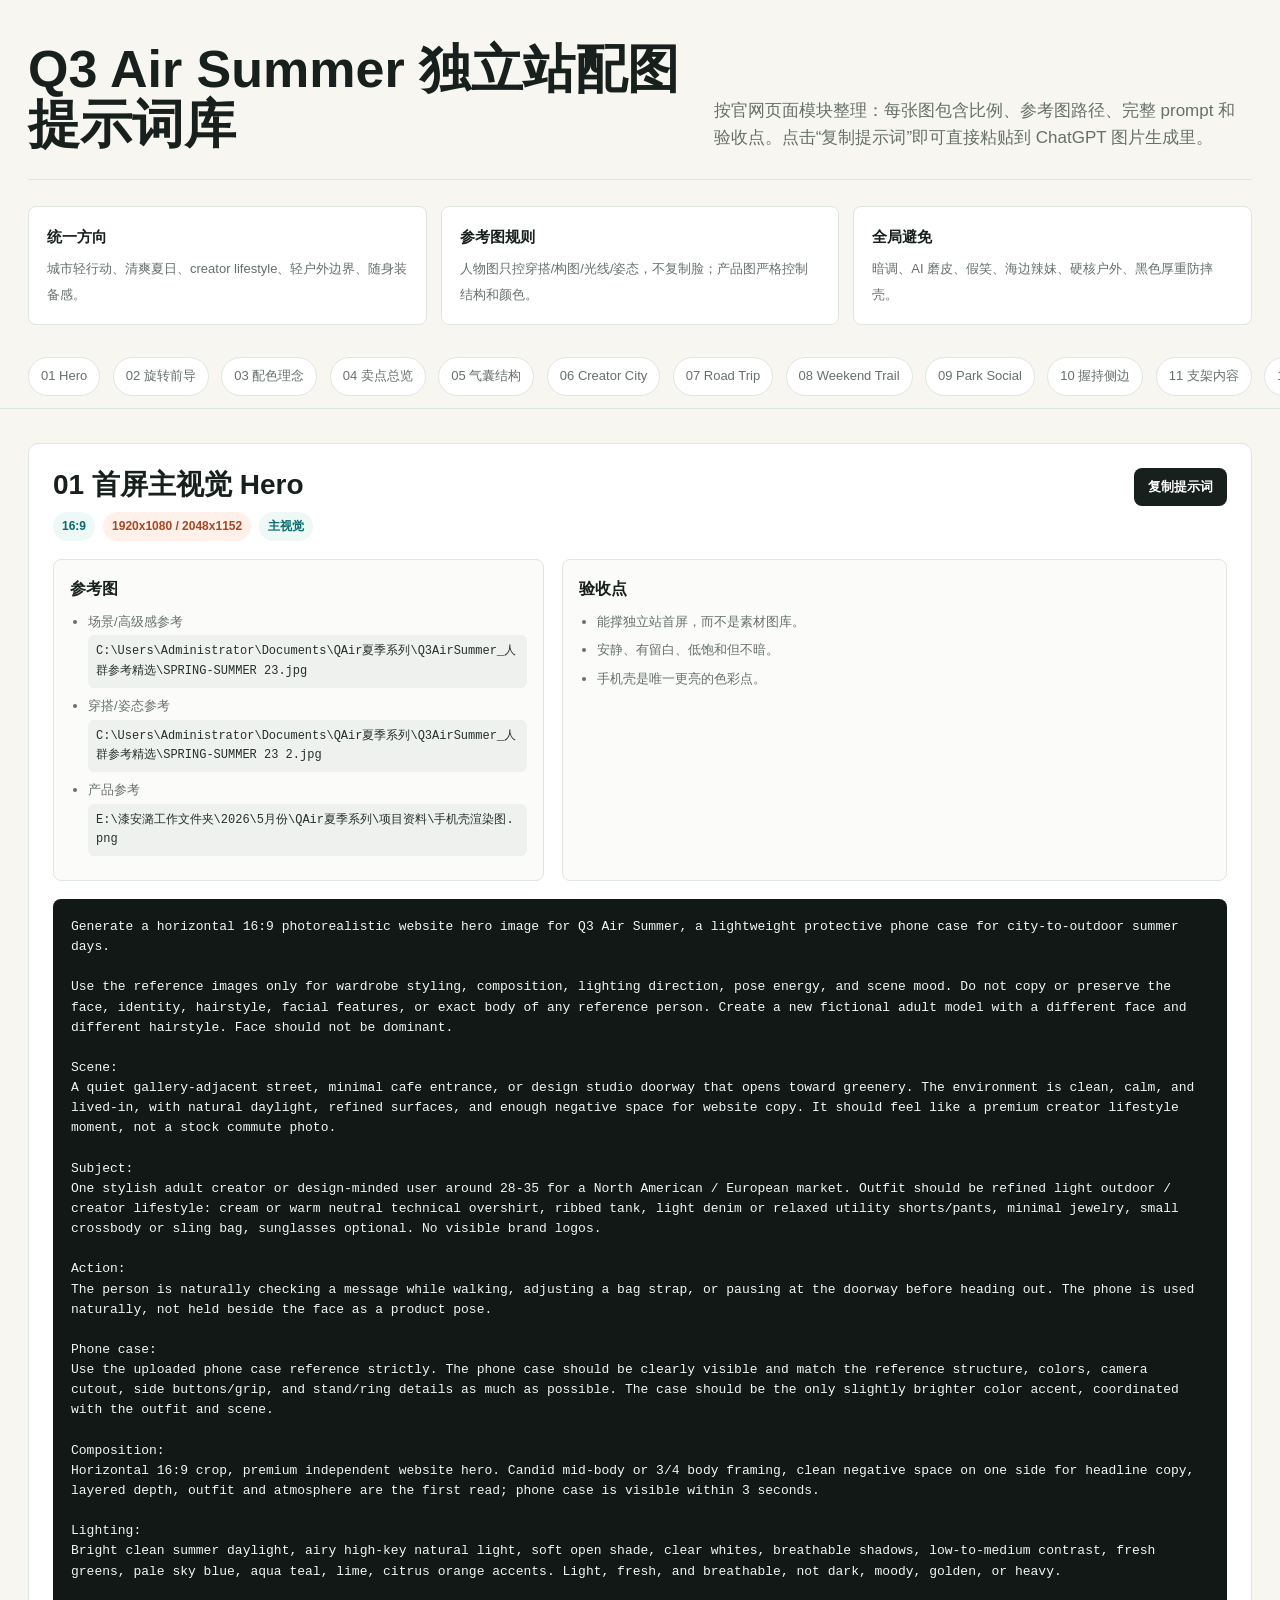
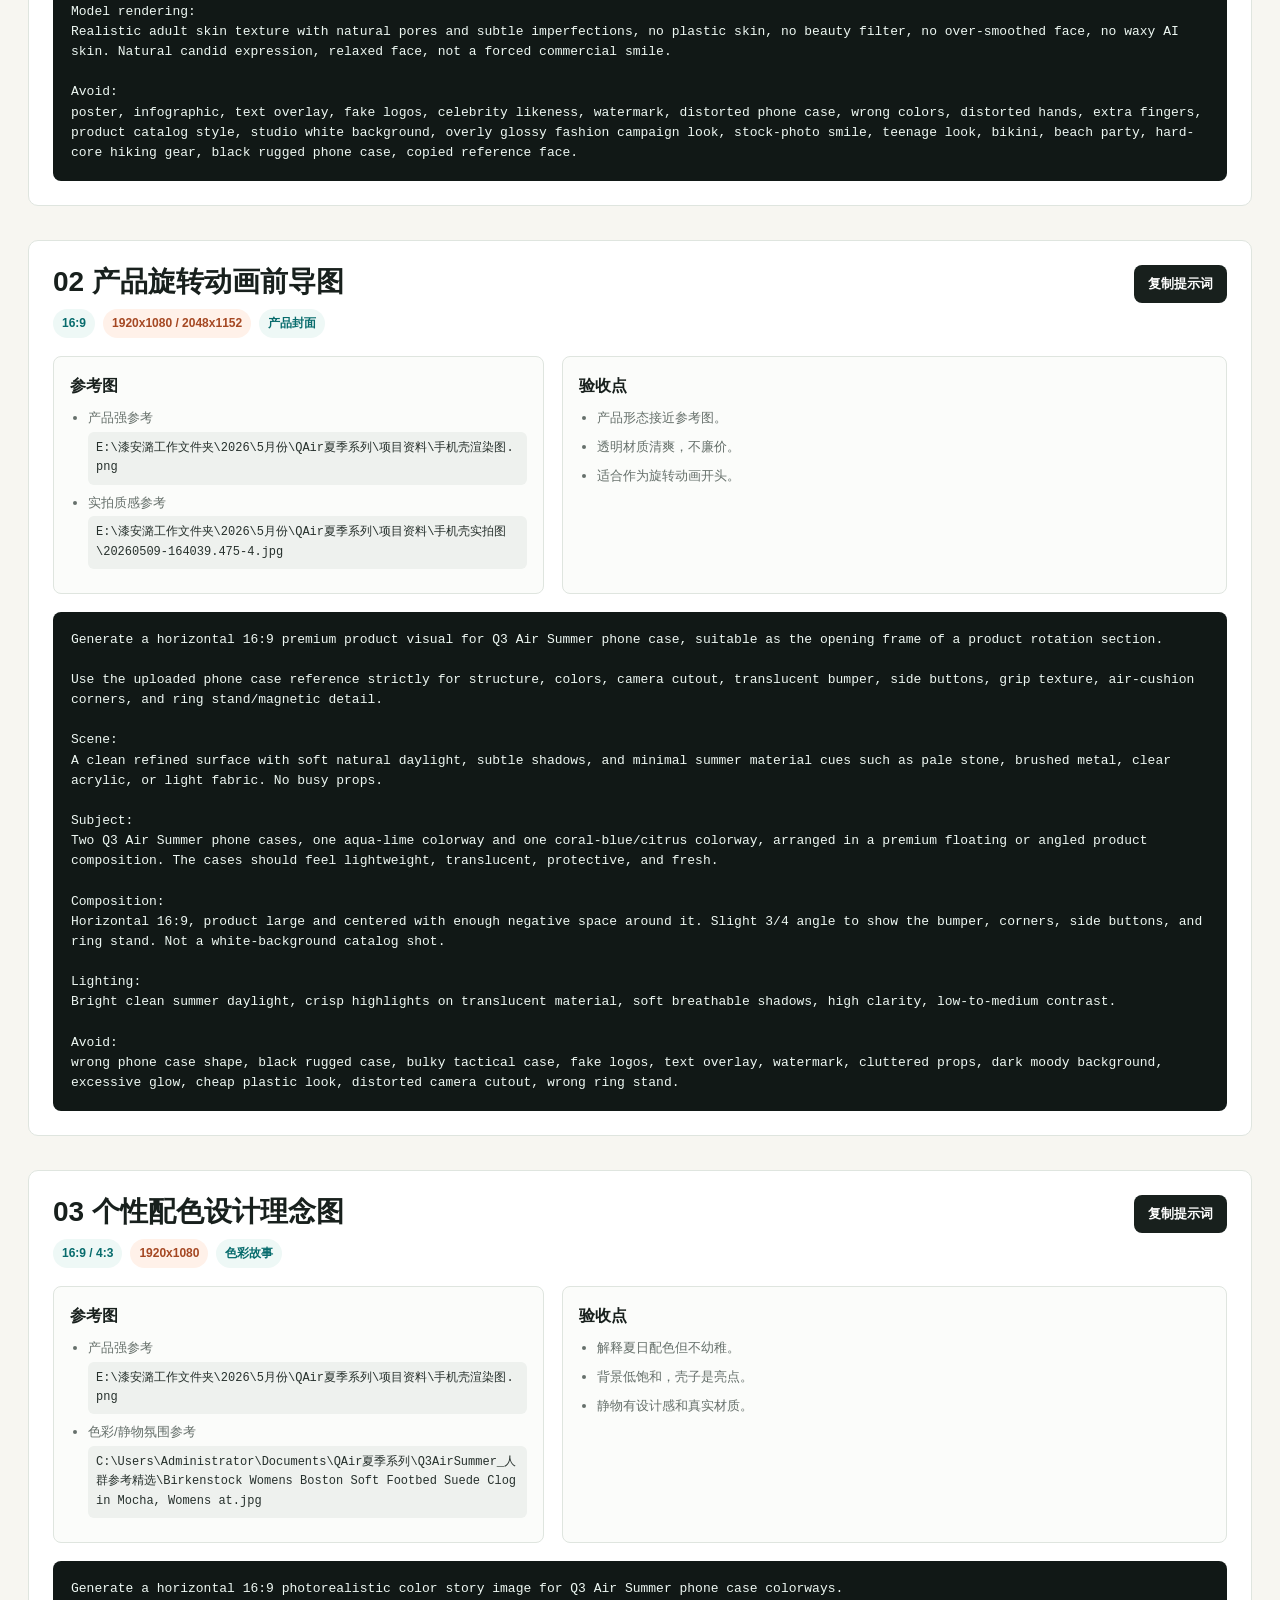
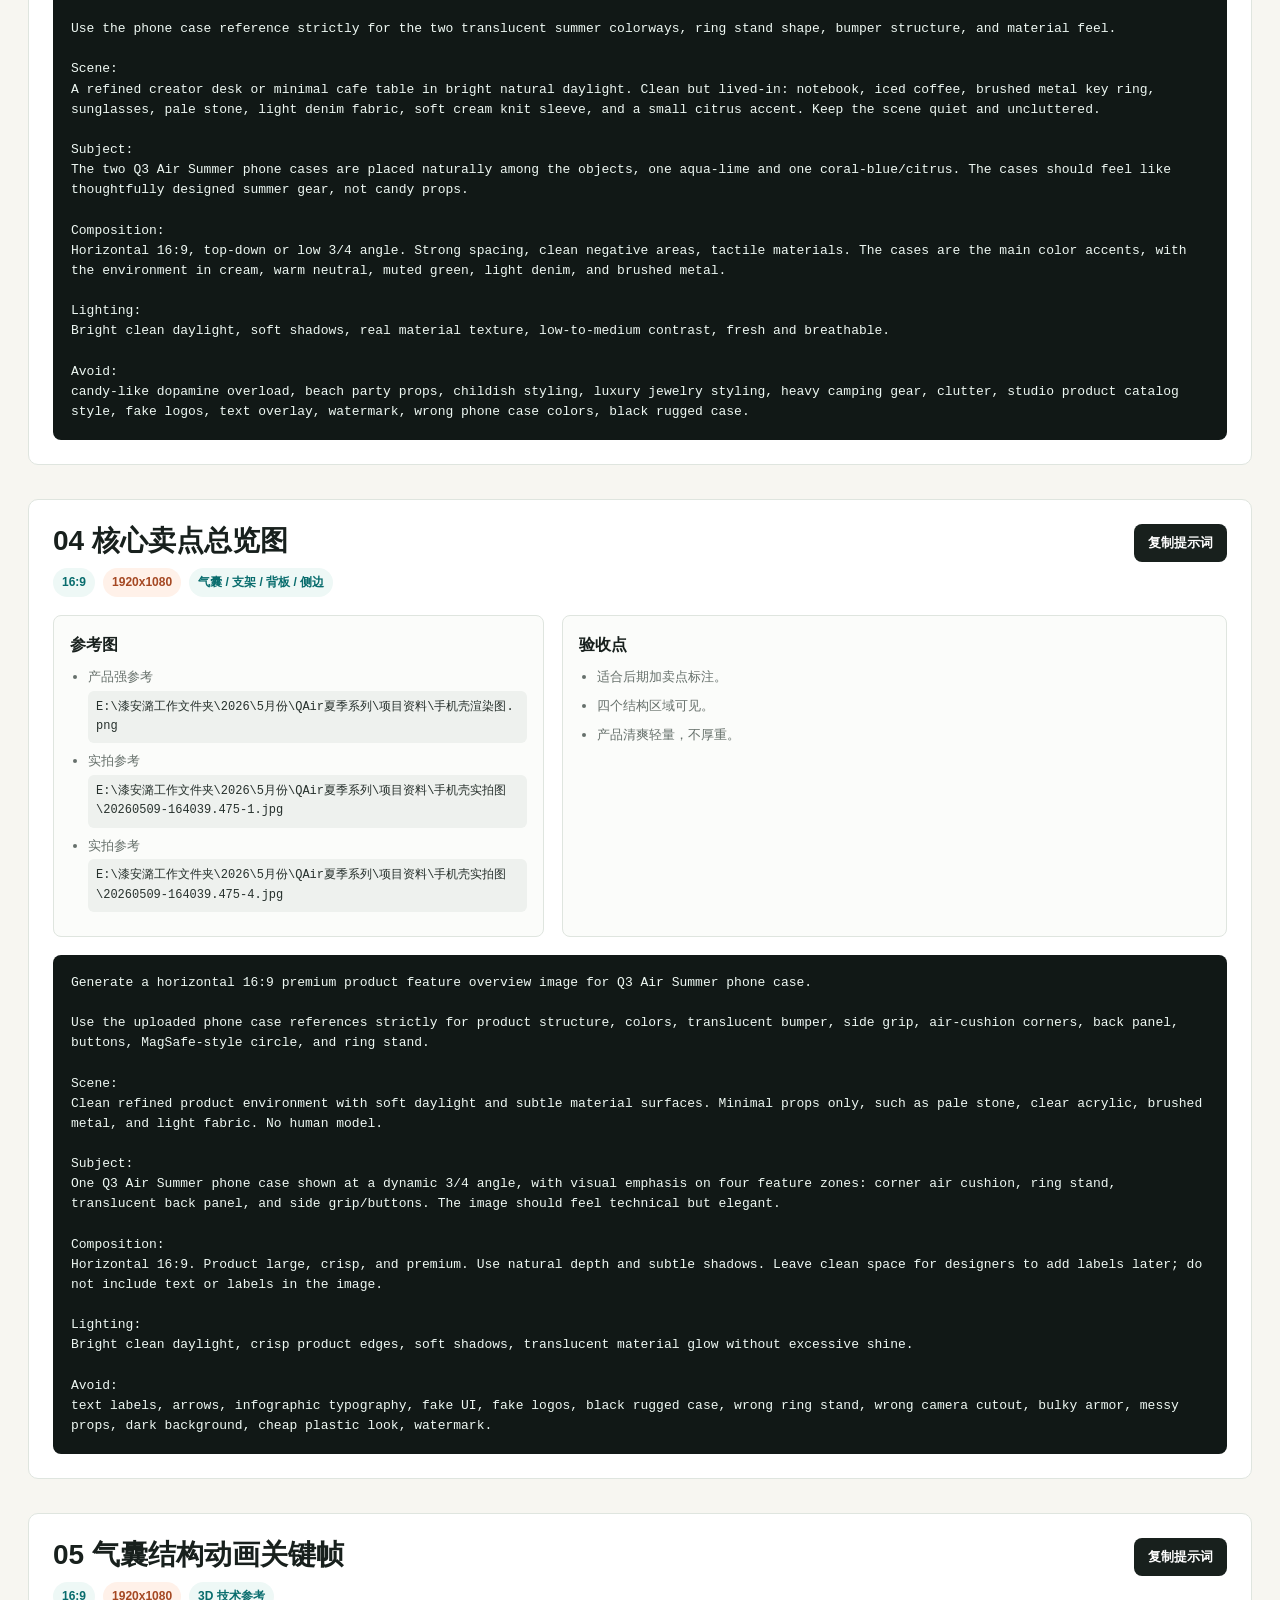
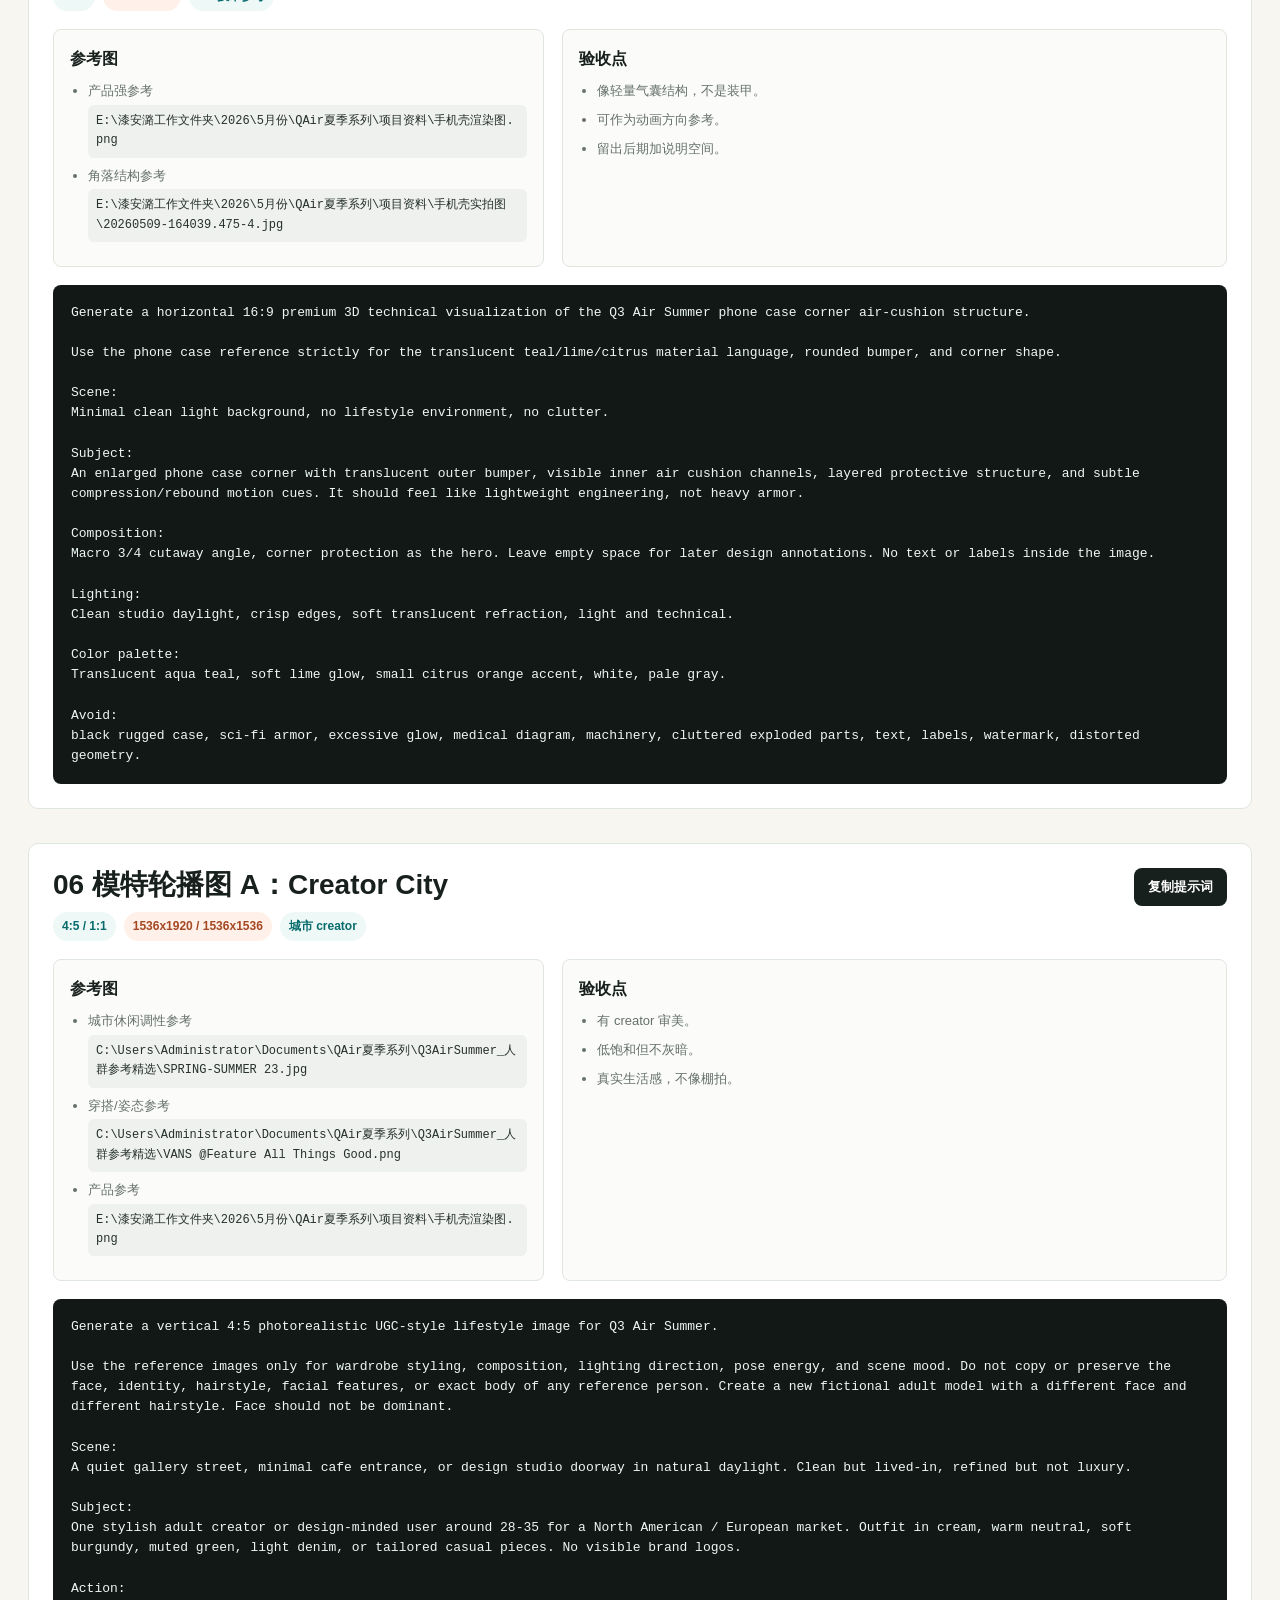
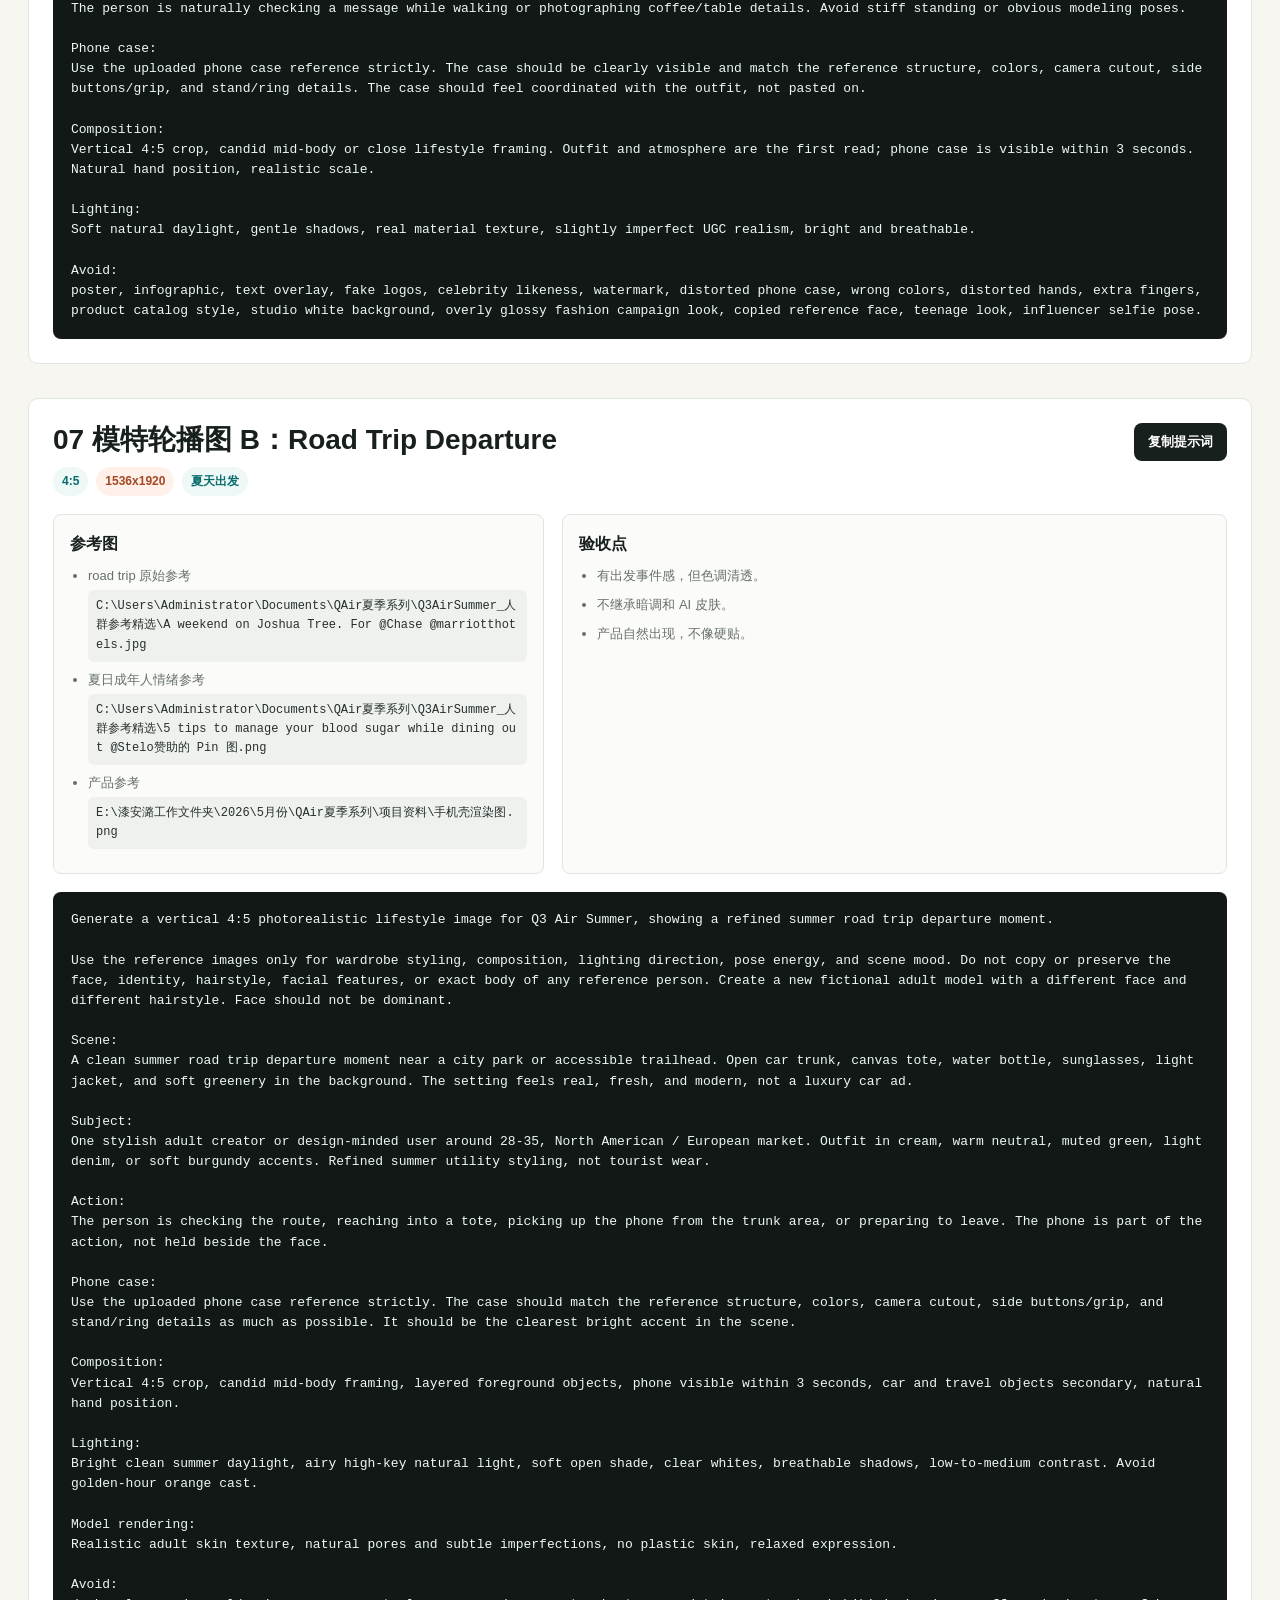
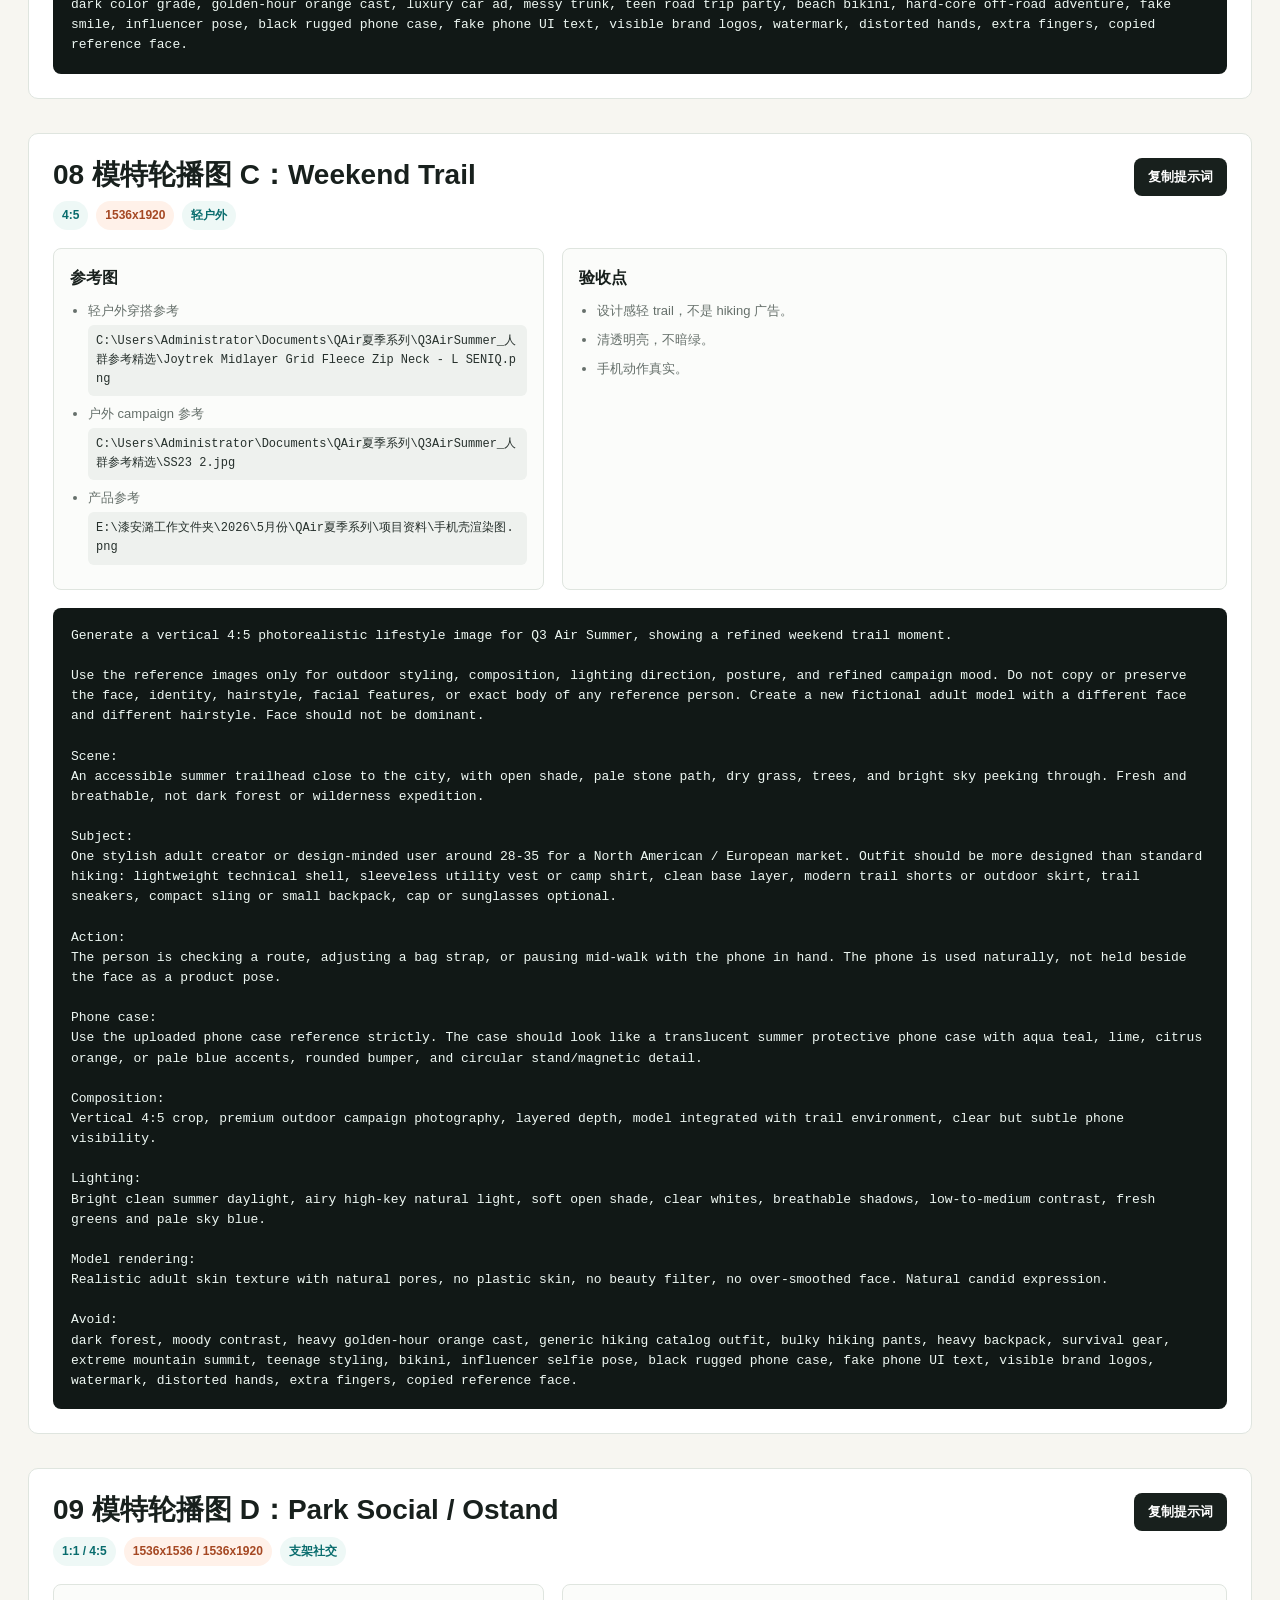
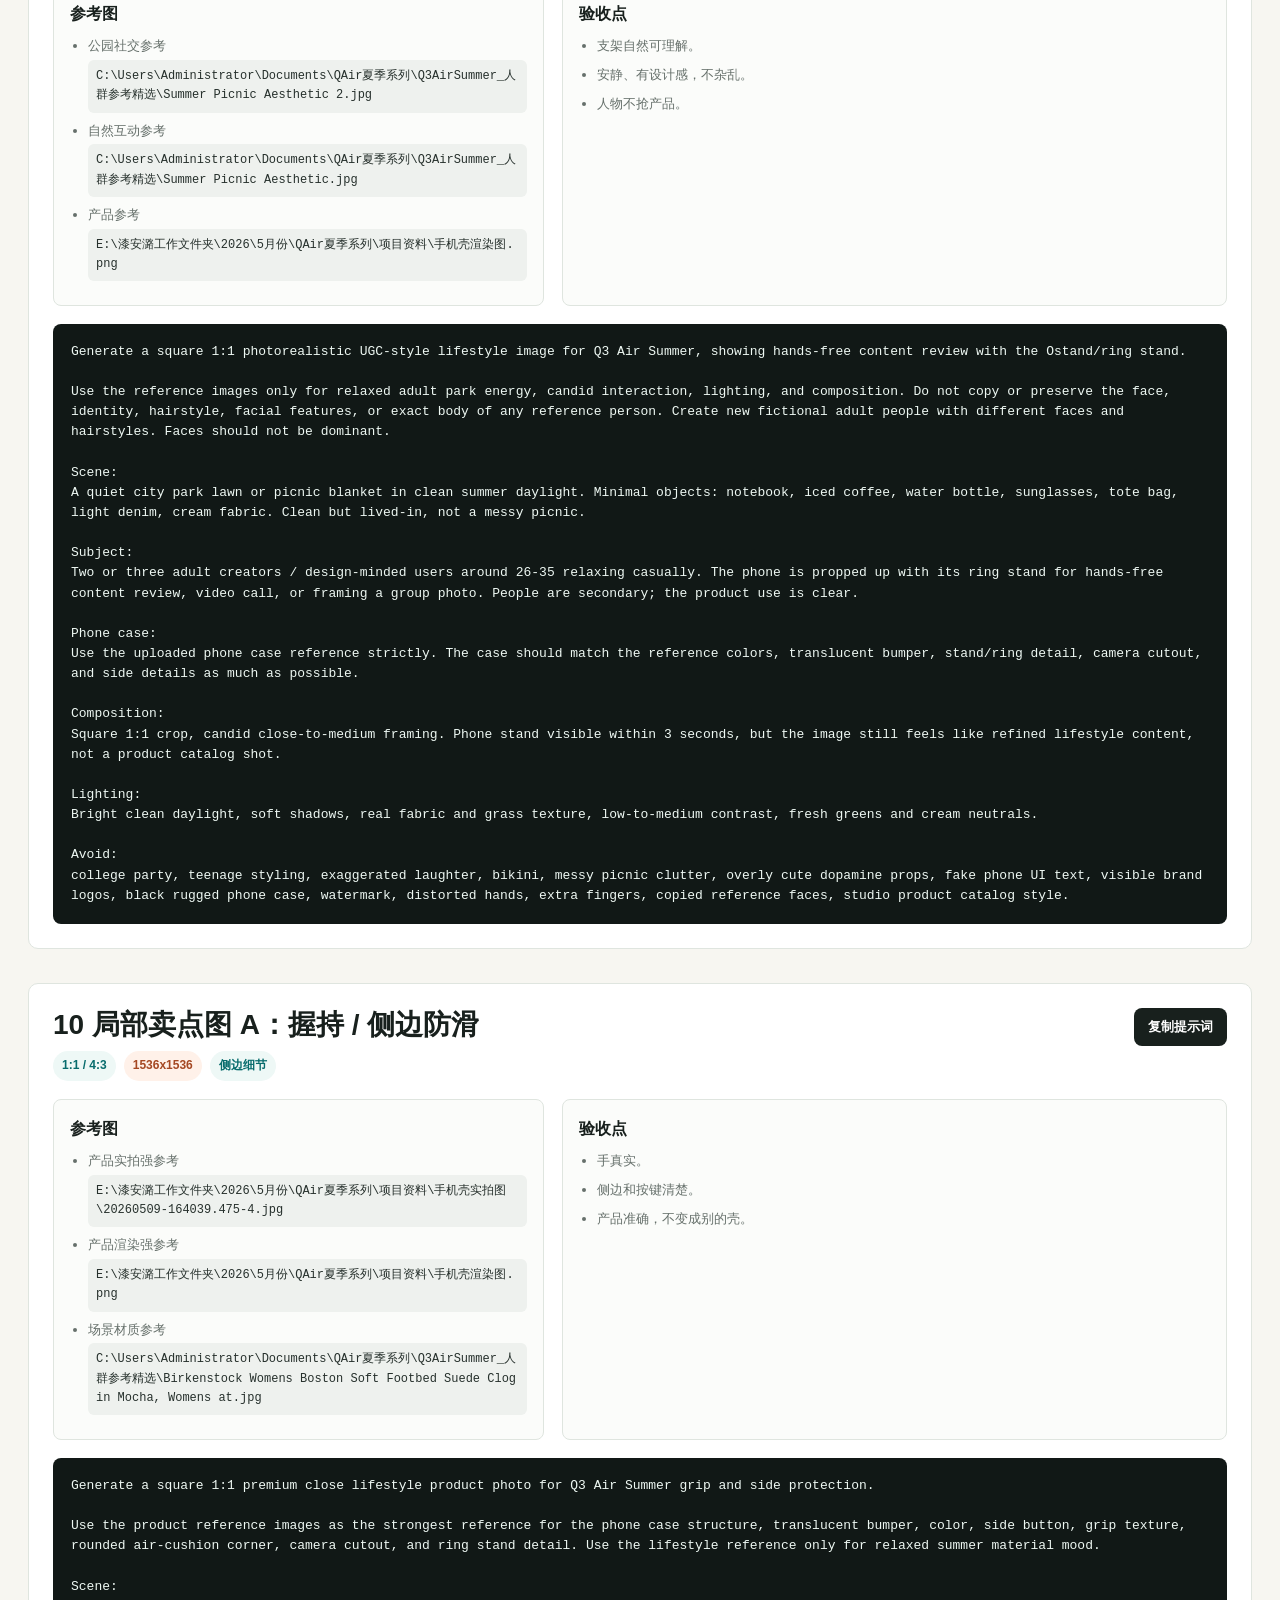
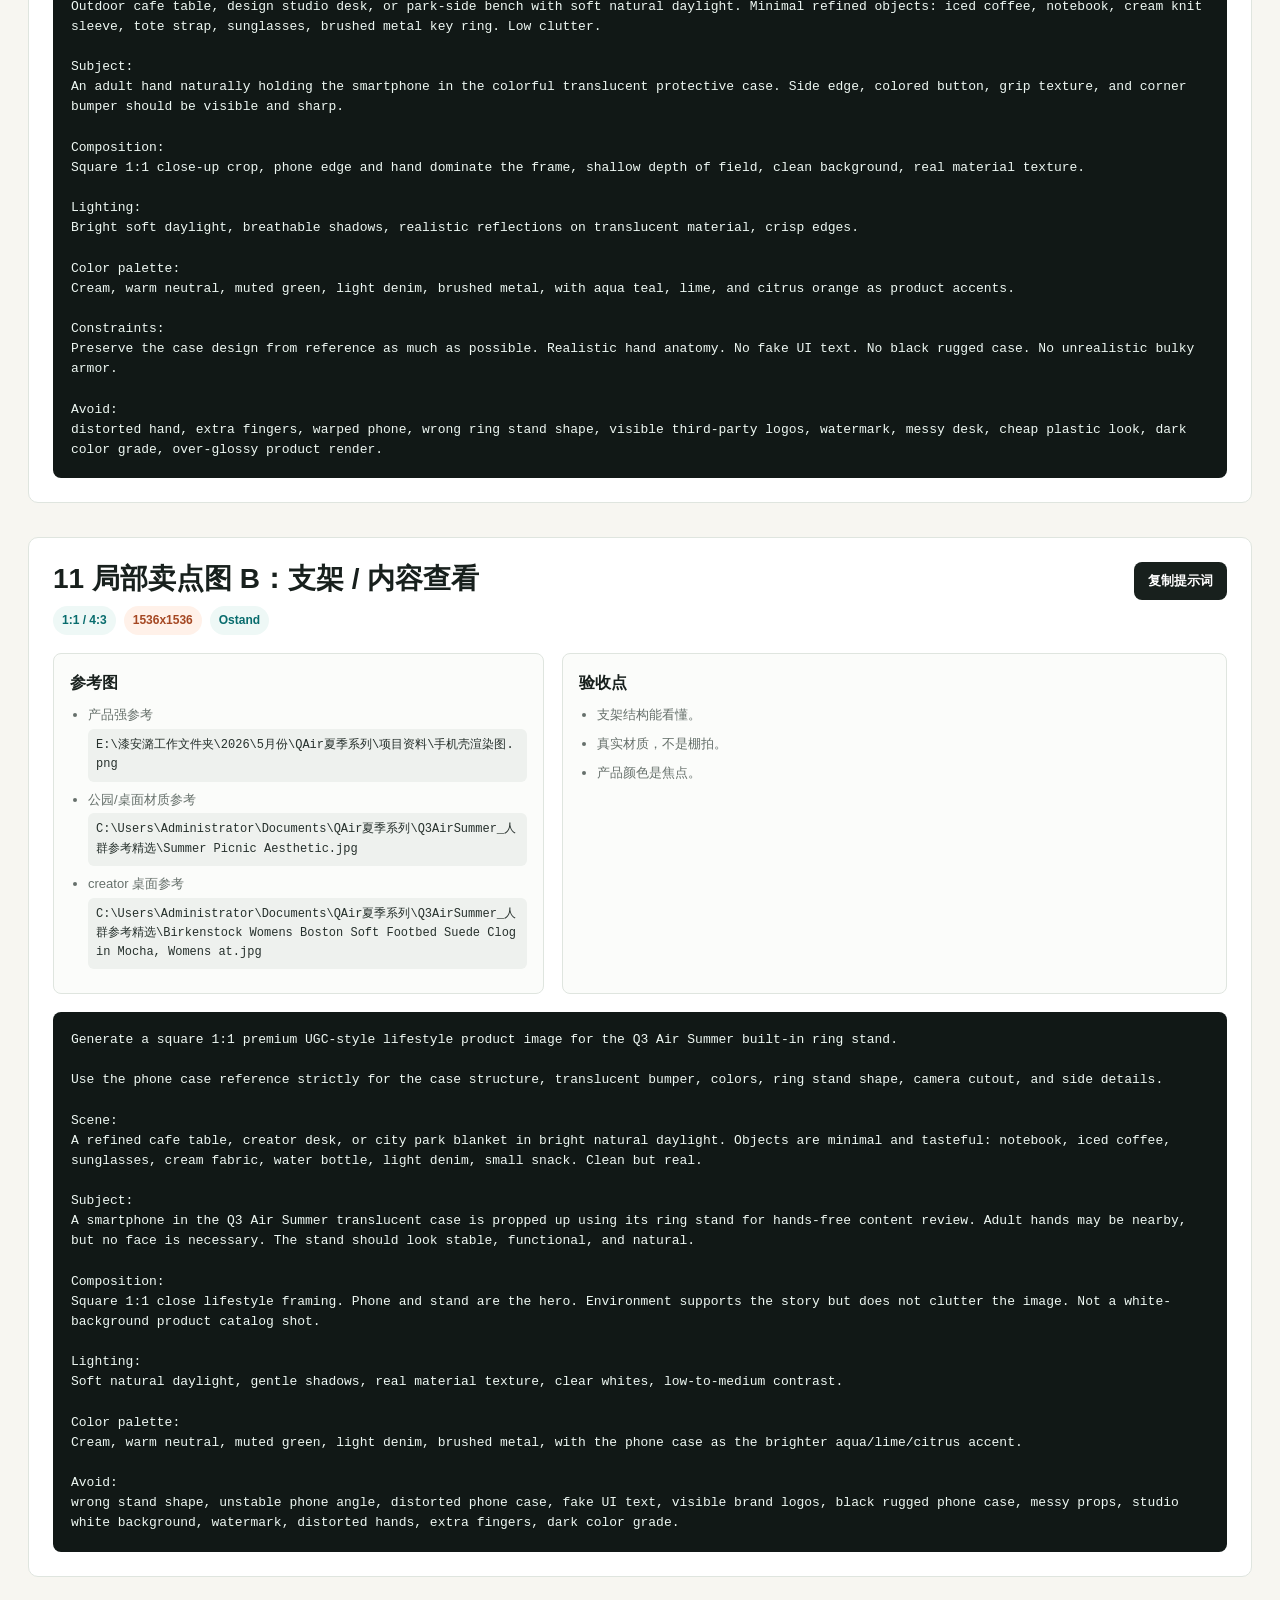
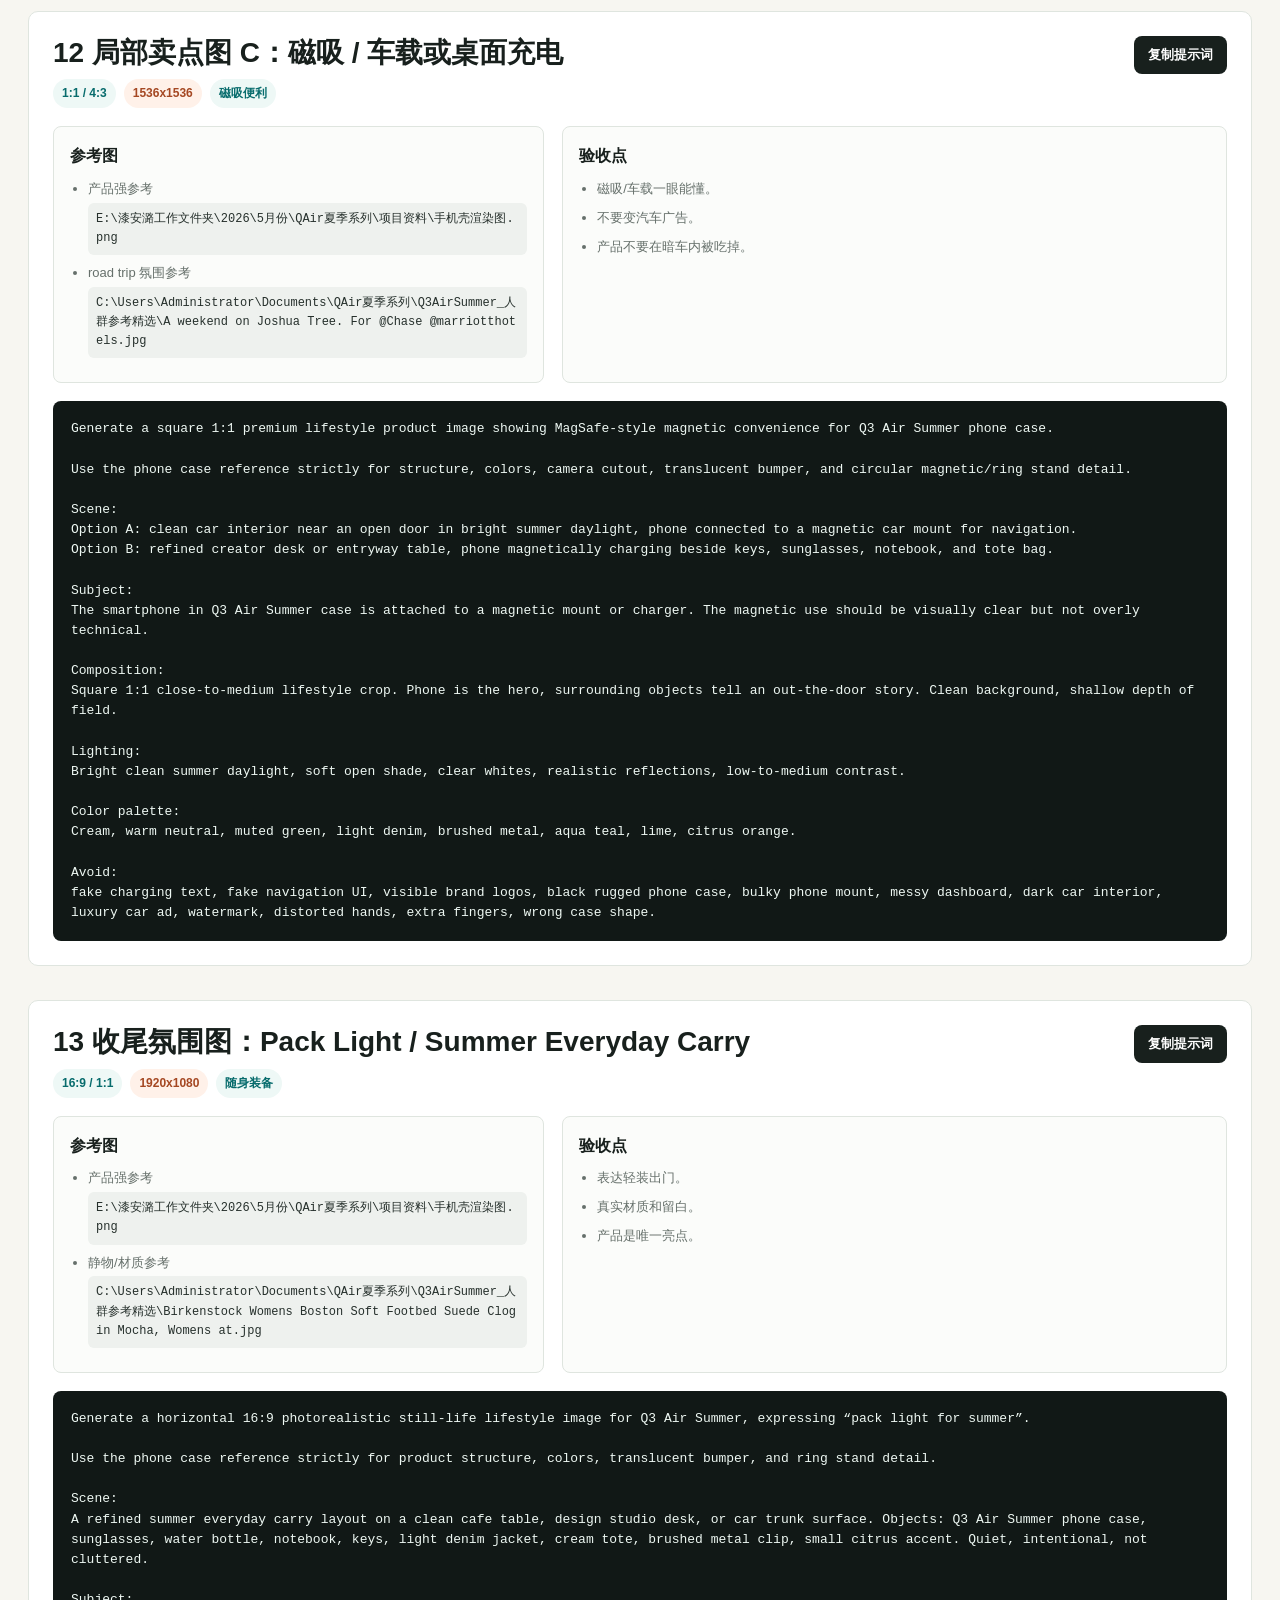
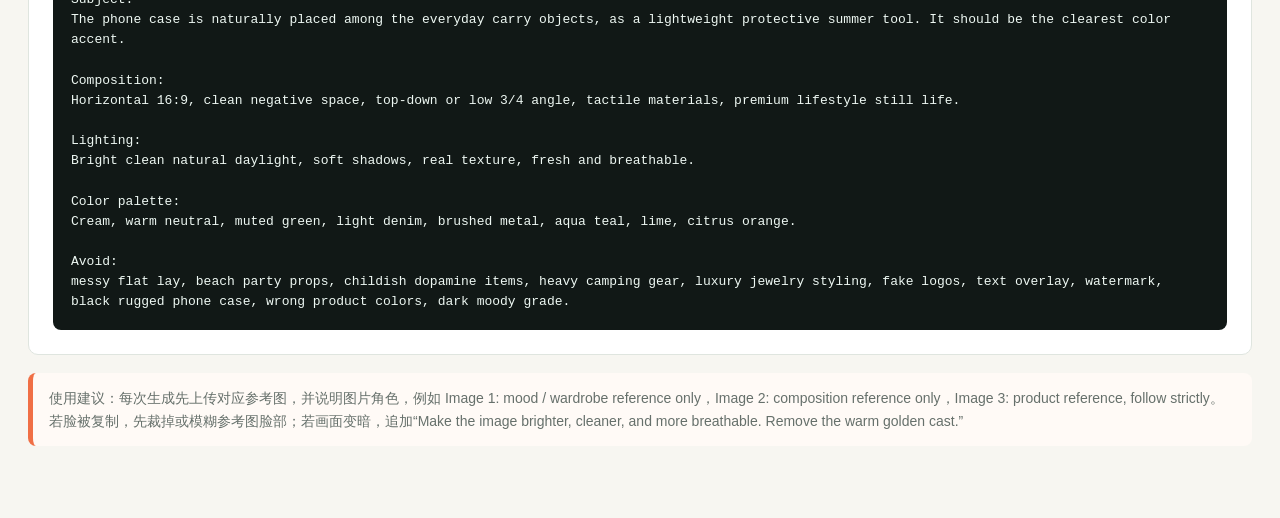
<file: qair-summer/reference-selection/Q3AirSummer_独立站配图提示词库_可复制.html>
<!doctype html>
<html lang="zh-CN">
<head>
  <meta charset="utf-8">
  <meta name="viewport" content="width=device-width, initial-scale=1">
  <title>Q3 Air Summer 独立站配图提示词库</title>
  <style>
    :root {
      --bg: #f7f6f1;
      --paper: #ffffff;
      --ink: #18201d;
      --muted: #66706b;
      --line: #dfe5df;
      --teal: #079c9d;
      --lime: #dce875;
      --coral: #f06f45;
      --code: #111816;
    }

    * { box-sizing: border-box; }

    body {
      margin: 0;
      font-family: -apple-system, BlinkMacSystemFont, "Segoe UI", "Microsoft YaHei", Arial, sans-serif;
      color: var(--ink);
      background: var(--bg);
      line-height: 1.6;
    }

    .wrap {
      max-width: 1280px;
      margin: 0 auto;
      padding: 42px 28px 72px;
    }

    header {
      display: grid;
      grid-template-columns: 1.1fr 0.9fr;
      gap: 28px;
      align-items: end;
      padding-bottom: 28px;
      border-bottom: 1px solid var(--line);
    }

    h1 {
      margin: 0;
      font-size: 52px;
      line-height: 1.05;
      letter-spacing: 0;
    }

    .intro {
      margin: 0;
      color: var(--muted);
      font-size: 17px;
    }

    .global {
      margin-top: 26px;
      display: grid;
      grid-template-columns: repeat(3, 1fr);
      gap: 14px;
    }

    .global-card {
      padding: 18px;
      background: var(--paper);
      border: 1px solid var(--line);
      border-radius: 8px;
    }

    .global-card strong {
      display: block;
      margin-bottom: 6px;
      font-size: 15px;
    }

    .global-card span {
      color: var(--muted);
      font-size: 13px;
    }

    nav {
      position: sticky;
      top: 0;
      z-index: 5;
      margin: 20px -28px 0;
      padding: 12px 28px;
      background: rgba(247, 246, 241, 0.92);
      backdrop-filter: blur(12px);
      border-bottom: 1px solid var(--line);
      overflow-x: auto;
      white-space: nowrap;
    }

    nav a {
      display: inline-block;
      margin-right: 8px;
      padding: 8px 12px;
      border: 1px solid var(--line);
      border-radius: 999px;
      color: var(--muted);
      background: #fff;
      text-decoration: none;
      font-size: 13px;
    }

    .section {
      margin-top: 34px;
      padding: 24px;
      background: var(--paper);
      border: 1px solid var(--line);
      border-radius: 10px;
    }

    .section-head {
      display: grid;
      grid-template-columns: minmax(0, 1fr) auto;
      gap: 18px;
      align-items: start;
      margin-bottom: 18px;
    }

    h2 {
      margin: 0;
      font-size: 28px;
      line-height: 1.2;
    }

    .meta {
      display: flex;
      flex-wrap: wrap;
      gap: 8px;
      margin-top: 10px;
    }

    .badge {
      display: inline-flex;
      align-items: center;
      padding: 5px 9px;
      border-radius: 999px;
      background: #eef8f6;
      color: #086c6d;
      font-size: 12px;
      font-weight: 700;
    }

    .badge.orange {
      background: #fff1e9;
      color: #a54823;
    }

    .copy {
      border: 0;
      border-radius: 8px;
      padding: 10px 14px;
      background: var(--ink);
      color: white;
      font-weight: 800;
      cursor: pointer;
    }

    .copy:hover { background: #2b3632; }

    .cols {
      display: grid;
      grid-template-columns: 0.85fr 1.15fr;
      gap: 18px;
    }

    .refs,
    .check {
      padding: 16px;
      border: 1px solid var(--line);
      border-radius: 8px;
      background: #fbfcfa;
    }

    .refs h3,
    .check h3 {
      margin: 0 0 10px;
      font-size: 16px;
    }

    .refs ul,
    .check ul {
      margin: 0;
      padding-left: 18px;
      color: var(--muted);
      font-size: 13px;
    }

    .refs li,
    .check li { margin: 8px 0; }

    code.path {
      display: block;
      margin-top: 3px;
      padding: 7px 8px;
      border-radius: 6px;
      background: #eef1ee;
      color: #26302c;
      font-size: 12px;
      word-break: break-all;
      white-space: normal;
    }

    pre {
      margin: 18px 0 0;
      padding: 18px;
      border-radius: 8px;
      background: var(--code);
      color: #eef8f3;
      white-space: pre-wrap;
      word-break: break-word;
      font-size: 13px;
      line-height: 1.55;
      overflow-x: auto;
    }

    .note {
      margin-top: 18px;
      padding: 14px 16px;
      border-left: 5px solid var(--coral);
      background: #fffaf6;
      color: var(--muted);
      border-radius: 8px;
      font-size: 14px;
    }

    .toast {
      position: fixed;
      right: 22px;
      bottom: 22px;
      padding: 12px 16px;
      border-radius: 8px;
      background: var(--ink);
      color: #fff;
      opacity: 0;
      transform: translateY(10px);
      transition: opacity 160ms ease, transform 160ms ease;
      pointer-events: none;
      font-size: 14px;
    }

    .toast.show {
      opacity: 1;
      transform: translateY(0);
    }

    @media (max-width: 900px) {
      header,
      .global,
      .cols {
        grid-template-columns: 1fr;
      }

      h1 { font-size: 38px; }

      .section-head {
        grid-template-columns: 1fr;
      }
    }
  </style>
</head>
<body>
  <div class="wrap">
    <header>
      <div>
        <h1>Q3 Air Summer 独立站配图提示词库</h1>
      </div>
      <p class="intro">按官网页面模块整理：每张图包含比例、参考图路径、完整 prompt 和验收点。点击“复制提示词”即可直接粘贴到 ChatGPT 图片生成里。</p>
    </header>

    <div class="global">
      <div class="global-card">
        <strong>统一方向</strong>
        <span>城市轻行动、清爽夏日、creator lifestyle、轻户外边界、随身装备感。</span>
      </div>
      <div class="global-card">
        <strong>参考图规则</strong>
        <span>人物图只控穿搭/构图/光线/姿态，不复制脸；产品图严格控制结构和颜色。</span>
      </div>
      <div class="global-card">
        <strong>全局避免</strong>
        <span>暗调、AI 磨皮、假笑、海边辣妹、硬核户外、黑色厚重防摔壳。</span>
      </div>
    </div>

    <nav>
      <a href="#hero">01 Hero</a>
      <a href="#rotation">02 旋转前导</a>
      <a href="#color">03 配色理念</a>
      <a href="#features">04 卖点总览</a>
      <a href="#airbag">05 气囊结构</a>
      <a href="#creator">06 Creator City</a>
      <a href="#roadtrip">07 Road Trip</a>
      <a href="#trail">08 Weekend Trail</a>
      <a href="#park">09 Park Social</a>
      <a href="#grip">10 握持侧边</a>
      <a href="#stand">11 支架内容</a>
      <a href="#magsafe">12 磁吸</a>
      <a href="#carry">13 Everyday Carry</a>
    </nav>

    <section class="section" id="hero">
      <div class="section-head">
        <div>
          <h2>01 首屏主视觉 Hero</h2>
          <div class="meta"><span class="badge">16:9</span><span class="badge orange">1920x1080 / 2048x1152</span><span class="badge">主视觉</span></div>
        </div>
        <button class="copy" data-copy="prompt-hero">复制提示词</button>
      </div>
      <div class="cols">
        <div class="refs">
          <h3>参考图</h3>
          <ul>
            <li>场景/高级感参考<code class="path">C:\Users\Administrator\Documents\QAir夏季系列\Q3AirSummer_人群参考精选\SPRING-SUMMER 23.jpg</code></li>
            <li>穿搭/姿态参考<code class="path">C:\Users\Administrator\Documents\QAir夏季系列\Q3AirSummer_人群参考精选\SPRING-SUMMER 23 2.jpg</code></li>
            <li>产品参考<code class="path">E:\漆安潞工作文件夹\2026\5月份\QAir夏季系列\项目资料\手机壳渲染图.png</code></li>
          </ul>
        </div>
        <div class="check">
          <h3>验收点</h3>
          <ul>
            <li>能撑独立站首屏，而不是素材图库。</li>
            <li>安静、有留白、低饱和但不暗。</li>
            <li>手机壳是唯一更亮的色彩点。</li>
          </ul>
        </div>
      </div>
      <pre id="prompt-hero">Generate a horizontal 16:9 photorealistic website hero image for Q3 Air Summer, a lightweight protective phone case for city-to-outdoor summer days.

Use the reference images only for wardrobe styling, composition, lighting direction, pose energy, and scene mood. Do not copy or preserve the face, identity, hairstyle, facial features, or exact body of any reference person. Create a new fictional adult model with a different face and different hairstyle. Face should not be dominant.

Scene:
A quiet gallery-adjacent street, minimal cafe entrance, or design studio doorway that opens toward greenery. The environment is clean, calm, and lived-in, with natural daylight, refined surfaces, and enough negative space for website copy. It should feel like a premium creator lifestyle moment, not a stock commute photo.

Subject:
One stylish adult creator or design-minded user around 28-35 for a North American / European market. Outfit should be refined light outdoor / creator lifestyle: cream or warm neutral technical overshirt, ribbed tank, light denim or relaxed utility shorts/pants, minimal jewelry, small crossbody or sling bag, sunglasses optional. No visible brand logos.

Action:
The person is naturally checking a message while walking, adjusting a bag strap, or pausing at the doorway before heading out. The phone is used naturally, not held beside the face as a product pose.

Phone case:
Use the uploaded phone case reference strictly. The phone case should be clearly visible and match the reference structure, colors, camera cutout, side buttons/grip, and stand/ring details as much as possible. The case should be the only slightly brighter color accent, coordinated with the outfit and scene.

Composition:
Horizontal 16:9 crop, premium independent website hero. Candid mid-body or 3/4 body framing, clean negative space on one side for headline copy, layered depth, outfit and atmosphere are the first read; phone case is visible within 3 seconds.

Lighting:
Bright clean summer daylight, airy high-key natural light, soft open shade, clear whites, breathable shadows, low-to-medium contrast, fresh greens, pale sky blue, aqua teal, lime, citrus orange accents. Light, fresh, and breathable, not dark, moody, golden, or heavy.

Model rendering:
Realistic adult skin texture with natural pores and subtle imperfections, no plastic skin, no beauty filter, no over-smoothed face, no waxy AI skin. Natural candid expression, relaxed face, not a forced commercial smile.

Avoid:
poster, infographic, text overlay, fake logos, celebrity likeness, watermark, distorted phone case, wrong colors, distorted hands, extra fingers, product catalog style, studio white background, overly glossy fashion campaign look, stock-photo smile, teenage look, bikini, beach party, hard-core hiking gear, black rugged phone case, copied reference face.</pre>
    </section>

    <section class="section" id="rotation">
      <div class="section-head">
        <div><h2>02 产品旋转动画前导图</h2><div class="meta"><span class="badge">16:9</span><span class="badge orange">1920x1080 / 2048x1152</span><span class="badge">产品封面</span></div></div>
        <button class="copy" data-copy="prompt-rotation">复制提示词</button>
      </div>
      <div class="cols">
        <div class="refs"><h3>参考图</h3><ul><li>产品强参考<code class="path">E:\漆安潞工作文件夹\2026\5月份\QAir夏季系列\项目资料\手机壳渲染图.png</code></li><li>实拍质感参考<code class="path">E:\漆安潞工作文件夹\2026\5月份\QAir夏季系列\项目资料\手机壳实拍图\20260509-164039.475-4.jpg</code></li></ul></div>
        <div class="check"><h3>验收点</h3><ul><li>产品形态接近参考图。</li><li>透明材质清爽，不廉价。</li><li>适合作为旋转动画开头。</li></ul></div>
      </div>
      <pre id="prompt-rotation">Generate a horizontal 16:9 premium product visual for Q3 Air Summer phone case, suitable as the opening frame of a product rotation section.

Use the uploaded phone case reference strictly for structure, colors, camera cutout, translucent bumper, side buttons, grip texture, air-cushion corners, and ring stand/magnetic detail.

Scene:
A clean refined surface with soft natural daylight, subtle shadows, and minimal summer material cues such as pale stone, brushed metal, clear acrylic, or light fabric. No busy props.

Subject:
Two Q3 Air Summer phone cases, one aqua-lime colorway and one coral-blue/citrus colorway, arranged in a premium floating or angled product composition. The cases should feel lightweight, translucent, protective, and fresh.

Composition:
Horizontal 16:9, product large and centered with enough negative space around it. Slight 3/4 angle to show the bumper, corners, side buttons, and ring stand. Not a white-background catalog shot.

Lighting:
Bright clean summer daylight, crisp highlights on translucent material, soft breathable shadows, high clarity, low-to-medium contrast.

Avoid:
wrong phone case shape, black rugged case, bulky tactical case, fake logos, text overlay, watermark, cluttered props, dark moody background, excessive glow, cheap plastic look, distorted camera cutout, wrong ring stand.</pre>
    </section>

    <section class="section" id="color">
      <div class="section-head">
        <div><h2>03 个性配色设计理念图</h2><div class="meta"><span class="badge">16:9 / 4:3</span><span class="badge orange">1920x1080</span><span class="badge">色彩故事</span></div></div>
        <button class="copy" data-copy="prompt-color">复制提示词</button>
      </div>
      <div class="cols">
        <div class="refs"><h3>参考图</h3><ul><li>产品强参考<code class="path">E:\漆安潞工作文件夹\2026\5月份\QAir夏季系列\项目资料\手机壳渲染图.png</code></li><li>色彩/静物氛围参考<code class="path">C:\Users\Administrator\Documents\QAir夏季系列\Q3AirSummer_人群参考精选\Birkenstock Womens Boston Soft Footbed Suede Clog in Mocha, Womens at.jpg</code></li></ul></div>
        <div class="check"><h3>验收点</h3><ul><li>解释夏日配色但不幼稚。</li><li>背景低饱和，壳子是亮点。</li><li>静物有设计感和真实材质。</li></ul></div>
      </div>
      <pre id="prompt-color">Generate a horizontal 16:9 photorealistic color story image for Q3 Air Summer phone case colorways.

Use the phone case reference strictly for the two translucent summer colorways, ring stand shape, bumper structure, and material feel.

Scene:
A refined creator desk or minimal cafe table in bright natural daylight. Clean but lived-in: notebook, iced coffee, brushed metal key ring, sunglasses, pale stone, light denim fabric, soft cream knit sleeve, and a small citrus accent. Keep the scene quiet and uncluttered.

Subject:
The two Q3 Air Summer phone cases are placed naturally among the objects, one aqua-lime and one coral-blue/citrus. The cases should feel like thoughtfully designed summer gear, not candy props.

Composition:
Horizontal 16:9, top-down or low 3/4 angle. Strong spacing, clean negative areas, tactile materials. The cases are the main color accents, with the environment in cream, warm neutral, muted green, light denim, and brushed metal.

Lighting:
Bright clean daylight, soft shadows, real material texture, low-to-medium contrast, fresh and breathable.

Avoid:
candy-like dopamine overload, beach party props, childish styling, luxury jewelry styling, heavy camping gear, clutter, studio product catalog style, fake logos, text overlay, watermark, wrong phone case colors, black rugged case.</pre>
    </section>

    <section class="section" id="features">
      <div class="section-head">
        <div><h2>04 核心卖点总览图</h2><div class="meta"><span class="badge">16:9</span><span class="badge orange">1920x1080</span><span class="badge">气囊 / 支架 / 背板 / 侧边</span></div></div>
        <button class="copy" data-copy="prompt-features">复制提示词</button>
      </div>
      <div class="cols">
        <div class="refs"><h3>参考图</h3><ul><li>产品强参考<code class="path">E:\漆安潞工作文件夹\2026\5月份\QAir夏季系列\项目资料\手机壳渲染图.png</code></li><li>实拍参考<code class="path">E:\漆安潞工作文件夹\2026\5月份\QAir夏季系列\项目资料\手机壳实拍图\20260509-164039.475-1.jpg</code></li><li>实拍参考<code class="path">E:\漆安潞工作文件夹\2026\5月份\QAir夏季系列\项目资料\手机壳实拍图\20260509-164039.475-4.jpg</code></li></ul></div>
        <div class="check"><h3>验收点</h3><ul><li>适合后期加卖点标注。</li><li>四个结构区域可见。</li><li>产品清爽轻量，不厚重。</li></ul></div>
      </div>
      <pre id="prompt-features">Generate a horizontal 16:9 premium product feature overview image for Q3 Air Summer phone case.

Use the uploaded phone case references strictly for product structure, colors, translucent bumper, side grip, air-cushion corners, back panel, buttons, MagSafe-style circle, and ring stand.

Scene:
Clean refined product environment with soft daylight and subtle material surfaces. Minimal props only, such as pale stone, clear acrylic, brushed metal, and light fabric. No human model.

Subject:
One Q3 Air Summer phone case shown at a dynamic 3/4 angle, with visual emphasis on four feature zones: corner air cushion, ring stand, translucent back panel, and side grip/buttons. The image should feel technical but elegant.

Composition:
Horizontal 16:9. Product large, crisp, and premium. Use natural depth and subtle shadows. Leave clean space for designers to add labels later; do not include text or labels in the image.

Lighting:
Bright clean daylight, crisp product edges, soft shadows, translucent material glow without excessive shine.

Avoid:
text labels, arrows, infographic typography, fake UI, fake logos, black rugged case, wrong ring stand, wrong camera cutout, bulky armor, messy props, dark background, cheap plastic look, watermark.</pre>
    </section>

    <section class="section" id="airbag">
      <div class="section-head">
        <div><h2>05 气囊结构动画关键帧</h2><div class="meta"><span class="badge">16:9</span><span class="badge orange">1920x1080</span><span class="badge">3D 技术参考</span></div></div>
        <button class="copy" data-copy="prompt-airbag">复制提示词</button>
      </div>
      <div class="cols">
        <div class="refs"><h3>参考图</h3><ul><li>产品强参考<code class="path">E:\漆安潞工作文件夹\2026\5月份\QAir夏季系列\项目资料\手机壳渲染图.png</code></li><li>角落结构参考<code class="path">E:\漆安潞工作文件夹\2026\5月份\QAir夏季系列\项目资料\手机壳实拍图\20260509-164039.475-4.jpg</code></li></ul></div>
        <div class="check"><h3>验收点</h3><ul><li>像轻量气囊结构，不是装甲。</li><li>可作为动画方向参考。</li><li>留出后期加说明空间。</li></ul></div>
      </div>
      <pre id="prompt-airbag">Generate a horizontal 16:9 premium 3D technical visualization of the Q3 Air Summer phone case corner air-cushion structure.

Use the phone case reference strictly for the translucent teal/lime/citrus material language, rounded bumper, and corner shape.

Scene:
Minimal clean light background, no lifestyle environment, no clutter.

Subject:
An enlarged phone case corner with translucent outer bumper, visible inner air cushion channels, layered protective structure, and subtle compression/rebound motion cues. It should feel like lightweight engineering, not heavy armor.

Composition:
Macro 3/4 cutaway angle, corner protection as the hero. Leave empty space for later design annotations. No text or labels inside the image.

Lighting:
Clean studio daylight, crisp edges, soft translucent refraction, light and technical.

Color palette:
Translucent aqua teal, soft lime glow, small citrus orange accent, white, pale gray.

Avoid:
black rugged case, sci-fi armor, excessive glow, medical diagram, machinery, cluttered exploded parts, text, labels, watermark, distorted geometry.</pre>
    </section>

    <section class="section" id="creator">
      <div class="section-head">
        <div><h2>06 模特轮播图 A：Creator City</h2><div class="meta"><span class="badge">4:5 / 1:1</span><span class="badge orange">1536x1920 / 1536x1536</span><span class="badge">城市 creator</span></div></div>
        <button class="copy" data-copy="prompt-creator">复制提示词</button>
      </div>
      <div class="cols">
        <div class="refs"><h3>参考图</h3><ul><li>城市休闲调性参考<code class="path">C:\Users\Administrator\Documents\QAir夏季系列\Q3AirSummer_人群参考精选\SPRING-SUMMER 23.jpg</code></li><li>穿搭/姿态参考<code class="path">C:\Users\Administrator\Documents\QAir夏季系列\Q3AirSummer_人群参考精选\VANS @Feature All Things Good.png</code></li><li>产品参考<code class="path">E:\漆安潞工作文件夹\2026\5月份\QAir夏季系列\项目资料\手机壳渲染图.png</code></li></ul></div>
        <div class="check"><h3>验收点</h3><ul><li>有 creator 审美。</li><li>低饱和但不灰暗。</li><li>真实生活感，不像棚拍。</li></ul></div>
      </div>
      <pre id="prompt-creator">Generate a vertical 4:5 photorealistic UGC-style lifestyle image for Q3 Air Summer.

Use the reference images only for wardrobe styling, composition, lighting direction, pose energy, and scene mood. Do not copy or preserve the face, identity, hairstyle, facial features, or exact body of any reference person. Create a new fictional adult model with a different face and different hairstyle. Face should not be dominant.

Scene:
A quiet gallery street, minimal cafe entrance, or design studio doorway in natural daylight. Clean but lived-in, refined but not luxury.

Subject:
One stylish adult creator or design-minded user around 28-35 for a North American / European market. Outfit in cream, warm neutral, soft burgundy, muted green, light denim, or tailored casual pieces. No visible brand logos.

Action:
The person is naturally checking a message while walking or photographing coffee/table details. Avoid stiff standing or obvious modeling poses.

Phone case:
Use the uploaded phone case reference strictly. The case should be clearly visible and match the reference structure, colors, camera cutout, side buttons/grip, and stand/ring details. The case should feel coordinated with the outfit, not pasted on.

Composition:
Vertical 4:5 crop, candid mid-body or close lifestyle framing. Outfit and atmosphere are the first read; phone case is visible within 3 seconds. Natural hand position, realistic scale.

Lighting:
Soft natural daylight, gentle shadows, real material texture, slightly imperfect UGC realism, bright and breathable.

Avoid:
poster, infographic, text overlay, fake logos, celebrity likeness, watermark, distorted phone case, wrong colors, distorted hands, extra fingers, product catalog style, studio white background, overly glossy fashion campaign look, copied reference face, teenage look, influencer selfie pose.</pre>
    </section>

    <section class="section" id="roadtrip">
      <div class="section-head">
        <div><h2>07 模特轮播图 B：Road Trip Departure</h2><div class="meta"><span class="badge">4:5</span><span class="badge orange">1536x1920</span><span class="badge">夏天出发</span></div></div>
        <button class="copy" data-copy="prompt-roadtrip">复制提示词</button>
      </div>
      <div class="cols">
        <div class="refs"><h3>参考图</h3><ul><li>road trip 原始参考<code class="path">C:\Users\Administrator\Documents\QAir夏季系列\Q3AirSummer_人群参考精选\A weekend on Joshua Tree. For @Chase  @marriotthotels.jpg</code></li><li>夏日成年人情绪参考<code class="path">C:\Users\Administrator\Documents\QAir夏季系列\Q3AirSummer_人群参考精选\5 tips to manage your blood sugar while dining out @Stelo赞助的 Pin 图.png</code></li><li>产品参考<code class="path">E:\漆安潞工作文件夹\2026\5月份\QAir夏季系列\项目资料\手机壳渲染图.png</code></li></ul></div>
        <div class="check"><h3>验收点</h3><ul><li>有出发事件感，但色调清透。</li><li>不继承暗调和 AI 皮肤。</li><li>产品自然出现，不像硬贴。</li></ul></div>
      </div>
      <pre id="prompt-roadtrip">Generate a vertical 4:5 photorealistic lifestyle image for Q3 Air Summer, showing a refined summer road trip departure moment.

Use the reference images only for wardrobe styling, composition, lighting direction, pose energy, and scene mood. Do not copy or preserve the face, identity, hairstyle, facial features, or exact body of any reference person. Create a new fictional adult model with a different face and different hairstyle. Face should not be dominant.

Scene:
A clean summer road trip departure moment near a city park or accessible trailhead. Open car trunk, canvas tote, water bottle, sunglasses, light jacket, and soft greenery in the background. The setting feels real, fresh, and modern, not a luxury car ad.

Subject:
One stylish adult creator or design-minded user around 28-35, North American / European market. Outfit in cream, warm neutral, muted green, light denim, or soft burgundy accents. Refined summer utility styling, not tourist wear.

Action:
The person is checking the route, reaching into a tote, picking up the phone from the trunk area, or preparing to leave. The phone is part of the action, not held beside the face.

Phone case:
Use the uploaded phone case reference strictly. The case should match the reference structure, colors, camera cutout, side buttons/grip, and stand/ring details as much as possible. It should be the clearest bright accent in the scene.

Composition:
Vertical 4:5 crop, candid mid-body framing, layered foreground objects, phone visible within 3 seconds, car and travel objects secondary, natural hand position.

Lighting:
Bright clean summer daylight, airy high-key natural light, soft open shade, clear whites, breathable shadows, low-to-medium contrast. Avoid golden-hour orange cast.

Model rendering:
Realistic adult skin texture, natural pores and subtle imperfections, no plastic skin, relaxed expression.

Avoid:
dark color grade, golden-hour orange cast, luxury car ad, messy trunk, teen road trip party, beach bikini, hard-core off-road adventure, fake smile, influencer pose, black rugged phone case, fake phone UI text, visible brand logos, watermark, distorted hands, extra fingers, copied reference face.</pre>
    </section>

    <section class="section" id="trail">
      <div class="section-head">
        <div><h2>08 模特轮播图 C：Weekend Trail</h2><div class="meta"><span class="badge">4:5</span><span class="badge orange">1536x1920</span><span class="badge">轻户外</span></div></div>
        <button class="copy" data-copy="prompt-trail">复制提示词</button>
      </div>
      <div class="cols">
        <div class="refs"><h3>参考图</h3><ul><li>轻户外穿搭参考<code class="path">C:\Users\Administrator\Documents\QAir夏季系列\Q3AirSummer_人群参考精选\Joytrek Midlayer Grid Fleece Zip Neck - L SENIQ.png</code></li><li>户外 campaign 参考<code class="path">C:\Users\Administrator\Documents\QAir夏季系列\Q3AirSummer_人群参考精选\SS23 2.jpg</code></li><li>产品参考<code class="path">E:\漆安潞工作文件夹\2026\5月份\QAir夏季系列\项目资料\手机壳渲染图.png</code></li></ul></div>
        <div class="check"><h3>验收点</h3><ul><li>设计感轻 trail，不是 hiking 广告。</li><li>清透明亮，不暗绿。</li><li>手机动作真实。</li></ul></div>
      </div>
      <pre id="prompt-trail">Generate a vertical 4:5 photorealistic lifestyle image for Q3 Air Summer, showing a refined weekend trail moment.

Use the reference images only for outdoor styling, composition, lighting direction, posture, and refined campaign mood. Do not copy or preserve the face, identity, hairstyle, facial features, or exact body of any reference person. Create a new fictional adult model with a different face and different hairstyle. Face should not be dominant.

Scene:
An accessible summer trailhead close to the city, with open shade, pale stone path, dry grass, trees, and bright sky peeking through. Fresh and breathable, not dark forest or wilderness expedition.

Subject:
One stylish adult creator or design-minded user around 28-35 for a North American / European market. Outfit should be more designed than standard hiking: lightweight technical shell, sleeveless utility vest or camp shirt, clean base layer, modern trail shorts or outdoor skirt, trail sneakers, compact sling or small backpack, cap or sunglasses optional.

Action:
The person is checking a route, adjusting a bag strap, or pausing mid-walk with the phone in hand. The phone is used naturally, not held beside the face as a product pose.

Phone case:
Use the uploaded phone case reference strictly. The case should look like a translucent summer protective phone case with aqua teal, lime, citrus orange, or pale blue accents, rounded bumper, and circular stand/magnetic detail.

Composition:
Vertical 4:5 crop, premium outdoor campaign photography, layered depth, model integrated with trail environment, clear but subtle phone visibility.

Lighting:
Bright clean summer daylight, airy high-key natural light, soft open shade, clear whites, breathable shadows, low-to-medium contrast, fresh greens and pale sky blue.

Model rendering:
Realistic adult skin texture with natural pores, no plastic skin, no beauty filter, no over-smoothed face. Natural candid expression.

Avoid:
dark forest, moody contrast, heavy golden-hour orange cast, generic hiking catalog outfit, bulky hiking pants, heavy backpack, survival gear, extreme mountain summit, teenage styling, bikini, influencer selfie pose, black rugged phone case, fake phone UI text, visible brand logos, watermark, distorted hands, extra fingers, copied reference face.</pre>
    </section>

    <section class="section" id="park">
      <div class="section-head">
        <div><h2>09 模特轮播图 D：Park Social / Ostand</h2><div class="meta"><span class="badge">1:1 / 4:5</span><span class="badge orange">1536x1536 / 1536x1920</span><span class="badge">支架社交</span></div></div>
        <button class="copy" data-copy="prompt-park">复制提示词</button>
      </div>
      <div class="cols">
        <div class="refs"><h3>参考图</h3><ul><li>公园社交参考<code class="path">C:\Users\Administrator\Documents\QAir夏季系列\Q3AirSummer_人群参考精选\Summer Picnic Aesthetic 2.jpg</code></li><li>自然互动参考<code class="path">C:\Users\Administrator\Documents\QAir夏季系列\Q3AirSummer_人群参考精选\Summer Picnic Aesthetic.jpg</code></li><li>产品参考<code class="path">E:\漆安潞工作文件夹\2026\5月份\QAir夏季系列\项目资料\手机壳渲染图.png</code></li></ul></div>
        <div class="check"><h3>验收点</h3><ul><li>支架自然可理解。</li><li>安静、有设计感，不杂乱。</li><li>人物不抢产品。</li></ul></div>
      </div>
      <pre id="prompt-park">Generate a square 1:1 photorealistic UGC-style lifestyle image for Q3 Air Summer, showing hands-free content review with the Ostand/ring stand.

Use the reference images only for relaxed adult park energy, candid interaction, lighting, and composition. Do not copy or preserve the face, identity, hairstyle, facial features, or exact body of any reference person. Create new fictional adult people with different faces and hairstyles. Faces should not be dominant.

Scene:
A quiet city park lawn or picnic blanket in clean summer daylight. Minimal objects: notebook, iced coffee, water bottle, sunglasses, tote bag, light denim, cream fabric. Clean but lived-in, not a messy picnic.

Subject:
Two or three adult creators / design-minded users around 26-35 relaxing casually. The phone is propped up with its ring stand for hands-free content review, video call, or framing a group photo. People are secondary; the product use is clear.

Phone case:
Use the uploaded phone case reference strictly. The case should match the reference colors, translucent bumper, stand/ring detail, camera cutout, and side details as much as possible.

Composition:
Square 1:1 crop, candid close-to-medium framing. Phone stand visible within 3 seconds, but the image still feels like refined lifestyle content, not a product catalog shot.

Lighting:
Bright clean daylight, soft shadows, real fabric and grass texture, low-to-medium contrast, fresh greens and cream neutrals.

Avoid:
college party, teenage styling, exaggerated laughter, bikini, messy picnic clutter, overly cute dopamine props, fake phone UI text, visible brand logos, black rugged phone case, watermark, distorted hands, extra fingers, copied reference faces, studio product catalog style.</pre>
    </section>

    <section class="section" id="grip">
      <div class="section-head">
        <div><h2>10 局部卖点图 A：握持 / 侧边防滑</h2><div class="meta"><span class="badge">1:1 / 4:3</span><span class="badge orange">1536x1536</span><span class="badge">侧边细节</span></div></div>
        <button class="copy" data-copy="prompt-grip">复制提示词</button>
      </div>
      <div class="cols">
        <div class="refs"><h3>参考图</h3><ul><li>产品实拍强参考<code class="path">E:\漆安潞工作文件夹\2026\5月份\QAir夏季系列\项目资料\手机壳实拍图\20260509-164039.475-4.jpg</code></li><li>产品渲染强参考<code class="path">E:\漆安潞工作文件夹\2026\5月份\QAir夏季系列\项目资料\手机壳渲染图.png</code></li><li>场景材质参考<code class="path">C:\Users\Administrator\Documents\QAir夏季系列\Q3AirSummer_人群参考精选\Birkenstock Womens Boston Soft Footbed Suede Clog in Mocha, Womens at.jpg</code></li></ul></div>
        <div class="check"><h3>验收点</h3><ul><li>手真实。</li><li>侧边和按键清楚。</li><li>产品准确，不变成别的壳。</li></ul></div>
      </div>
      <pre id="prompt-grip">Generate a square 1:1 premium close lifestyle product photo for Q3 Air Summer grip and side protection.

Use the product reference images as the strongest reference for the phone case structure, translucent bumper, color, side button, grip texture, rounded air-cushion corner, camera cutout, and ring stand detail. Use the lifestyle reference only for relaxed summer material mood.

Scene:
Outdoor cafe table, design studio desk, or park-side bench with soft natural daylight. Minimal refined objects: iced coffee, notebook, cream knit sleeve, tote strap, sunglasses, brushed metal key ring. Low clutter.

Subject:
An adult hand naturally holding the smartphone in the colorful translucent protective case. Side edge, colored button, grip texture, and corner bumper should be visible and sharp.

Composition:
Square 1:1 close-up crop, phone edge and hand dominate the frame, shallow depth of field, clean background, real material texture.

Lighting:
Bright soft daylight, breathable shadows, realistic reflections on translucent material, crisp edges.

Color palette:
Cream, warm neutral, muted green, light denim, brushed metal, with aqua teal, lime, and citrus orange as product accents.

Constraints:
Preserve the case design from reference as much as possible. Realistic hand anatomy. No fake UI text. No black rugged case. No unrealistic bulky armor.

Avoid:
distorted hand, extra fingers, warped phone, wrong ring stand shape, visible third-party logos, watermark, messy desk, cheap plastic look, dark color grade, over-glossy product render.</pre>
    </section>

    <section class="section" id="stand">
      <div class="section-head">
        <div><h2>11 局部卖点图 B：支架 / 内容查看</h2><div class="meta"><span class="badge">1:1 / 4:3</span><span class="badge orange">1536x1536</span><span class="badge">Ostand</span></div></div>
        <button class="copy" data-copy="prompt-stand">复制提示词</button>
      </div>
      <div class="cols">
        <div class="refs"><h3>参考图</h3><ul><li>产品强参考<code class="path">E:\漆安潞工作文件夹\2026\5月份\QAir夏季系列\项目资料\手机壳渲染图.png</code></li><li>公园/桌面材质参考<code class="path">C:\Users\Administrator\Documents\QAir夏季系列\Q3AirSummer_人群参考精选\Summer Picnic Aesthetic.jpg</code></li><li>creator 桌面参考<code class="path">C:\Users\Administrator\Documents\QAir夏季系列\Q3AirSummer_人群参考精选\Birkenstock Womens Boston Soft Footbed Suede Clog in Mocha, Womens at.jpg</code></li></ul></div>
        <div class="check"><h3>验收点</h3><ul><li>支架结构能看懂。</li><li>真实材质，不是棚拍。</li><li>产品颜色是焦点。</li></ul></div>
      </div>
      <pre id="prompt-stand">Generate a square 1:1 premium UGC-style lifestyle product image for the Q3 Air Summer built-in ring stand.

Use the phone case reference strictly for the case structure, translucent bumper, colors, ring stand shape, camera cutout, and side details.

Scene:
A refined cafe table, creator desk, or city park blanket in bright natural daylight. Objects are minimal and tasteful: notebook, iced coffee, sunglasses, cream fabric, water bottle, light denim, small snack. Clean but real.

Subject:
A smartphone in the Q3 Air Summer translucent case is propped up using its ring stand for hands-free content review. Adult hands may be nearby, but no face is necessary. The stand should look stable, functional, and natural.

Composition:
Square 1:1 close lifestyle framing. Phone and stand are the hero. Environment supports the story but does not clutter the image. Not a white-background product catalog shot.

Lighting:
Soft natural daylight, gentle shadows, real material texture, clear whites, low-to-medium contrast.

Color palette:
Cream, warm neutral, muted green, light denim, brushed metal, with the phone case as the brighter aqua/lime/citrus accent.

Avoid:
wrong stand shape, unstable phone angle, distorted phone case, fake UI text, visible brand logos, black rugged phone case, messy props, studio white background, watermark, distorted hands, extra fingers, dark color grade.</pre>
    </section>

    <section class="section" id="magsafe">
      <div class="section-head">
        <div><h2>12 局部卖点图 C：磁吸 / 车载或桌面充电</h2><div class="meta"><span class="badge">1:1 / 4:3</span><span class="badge orange">1536x1536</span><span class="badge">磁吸便利</span></div></div>
        <button class="copy" data-copy="prompt-magsafe">复制提示词</button>
      </div>
      <div class="cols">
        <div class="refs"><h3>参考图</h3><ul><li>产品强参考<code class="path">E:\漆安潞工作文件夹\2026\5月份\QAir夏季系列\项目资料\手机壳渲染图.png</code></li><li>road trip 氛围参考<code class="path">C:\Users\Administrator\Documents\QAir夏季系列\Q3AirSummer_人群参考精选\A weekend on Joshua Tree. For @Chase  @marriotthotels.jpg</code></li></ul></div>
        <div class="check"><h3>验收点</h3><ul><li>磁吸/车载一眼能懂。</li><li>不要变汽车广告。</li><li>产品不要在暗车内被吃掉。</li></ul></div>
      </div>
      <pre id="prompt-magsafe">Generate a square 1:1 premium lifestyle product image showing MagSafe-style magnetic convenience for Q3 Air Summer phone case.

Use the phone case reference strictly for structure, colors, camera cutout, translucent bumper, and circular magnetic/ring stand detail.

Scene:
Option A: clean car interior near an open door in bright summer daylight, phone connected to a magnetic car mount for navigation.
Option B: refined creator desk or entryway table, phone magnetically charging beside keys, sunglasses, notebook, and tote bag.

Subject:
The smartphone in Q3 Air Summer case is attached to a magnetic mount or charger. The magnetic use should be visually clear but not overly technical.

Composition:
Square 1:1 close-to-medium lifestyle crop. Phone is the hero, surrounding objects tell an out-the-door story. Clean background, shallow depth of field.

Lighting:
Bright clean summer daylight, soft open shade, clear whites, realistic reflections, low-to-medium contrast.

Color palette:
Cream, warm neutral, muted green, light denim, brushed metal, aqua teal, lime, citrus orange.

Avoid:
fake charging text, fake navigation UI, visible brand logos, black rugged phone case, bulky phone mount, messy dashboard, dark car interior, luxury car ad, watermark, distorted hands, extra fingers, wrong case shape.</pre>
    </section>

    <section class="section" id="carry">
      <div class="section-head">
        <div><h2>13 收尾氛围图：Pack Light / Summer Everyday Carry</h2><div class="meta"><span class="badge">16:9 / 1:1</span><span class="badge orange">1920x1080</span><span class="badge">随身装备</span></div></div>
        <button class="copy" data-copy="prompt-carry">复制提示词</button>
      </div>
      <div class="cols">
        <div class="refs"><h3>参考图</h3><ul><li>产品强参考<code class="path">E:\漆安潞工作文件夹\2026\5月份\QAir夏季系列\项目资料\手机壳渲染图.png</code></li><li>静物/材质参考<code class="path">C:\Users\Administrator\Documents\QAir夏季系列\Q3AirSummer_人群参考精选\Birkenstock Womens Boston Soft Footbed Suede Clog in Mocha, Womens at.jpg</code></li></ul></div>
        <div class="check"><h3>验收点</h3><ul><li>表达轻装出门。</li><li>真实材质和留白。</li><li>产品是唯一亮点。</li></ul></div>
      </div>
      <pre id="prompt-carry">Generate a horizontal 16:9 photorealistic still-life lifestyle image for Q3 Air Summer, expressing “pack light for summer”.

Use the phone case reference strictly for product structure, colors, translucent bumper, and ring stand detail.

Scene:
A refined summer everyday carry layout on a clean cafe table, design studio desk, or car trunk surface. Objects: Q3 Air Summer phone case, sunglasses, water bottle, notebook, keys, light denim jacket, cream tote, brushed metal clip, small citrus accent. Quiet, intentional, not cluttered.

Subject:
The phone case is naturally placed among the everyday carry objects, as a lightweight protective summer tool. It should be the clearest color accent.

Composition:
Horizontal 16:9, clean negative space, top-down or low 3/4 angle, tactile materials, premium lifestyle still life.

Lighting:
Bright clean natural daylight, soft shadows, real texture, fresh and breathable.

Color palette:
Cream, warm neutral, muted green, light denim, brushed metal, aqua teal, lime, citrus orange.

Avoid:
messy flat lay, beach party props, childish dopamine items, heavy camping gear, luxury jewelry styling, fake logos, text overlay, watermark, black rugged phone case, wrong product colors, dark moody grade.</pre>
    </section>

    <div class="note">
      使用建议：每次生成先上传对应参考图，并说明图片角色，例如 Image 1: mood / wardrobe reference only，Image 2: composition reference only，Image 3: product reference, follow strictly。若脸被复制，先裁掉或模糊参考图脸部；若画面变暗，追加“Make the image brighter, cleaner, and more breathable. Remove the warm golden cast.”
    </div>
  </div>

  <div class="toast" id="toast">已复制提示词</div>

  <script>
    const toast = document.getElementById('toast');
    function showToast(text) {
      toast.textContent = text;
      toast.classList.add('show');
      setTimeout(() => toast.classList.remove('show'), 1300);
    }

    document.querySelectorAll('.copy').forEach(button => {
      button.addEventListener('click', async () => {
        const id = button.getAttribute('data-copy');
        const el = document.getElementById(id);
        const text = el ? el.innerText : '';
        try {
          await navigator.clipboard.writeText(text);
          showToast('已复制提示词');
        } catch (error) {
          const range = document.createRange();
          range.selectNodeContents(el);
          const selection = window.getSelection();
          selection.removeAllRanges();
          selection.addRange(range);
          showToast('已选中，请按 Ctrl+C');
        }
      });
    });
  </script>
</body>
</html>
</file>
